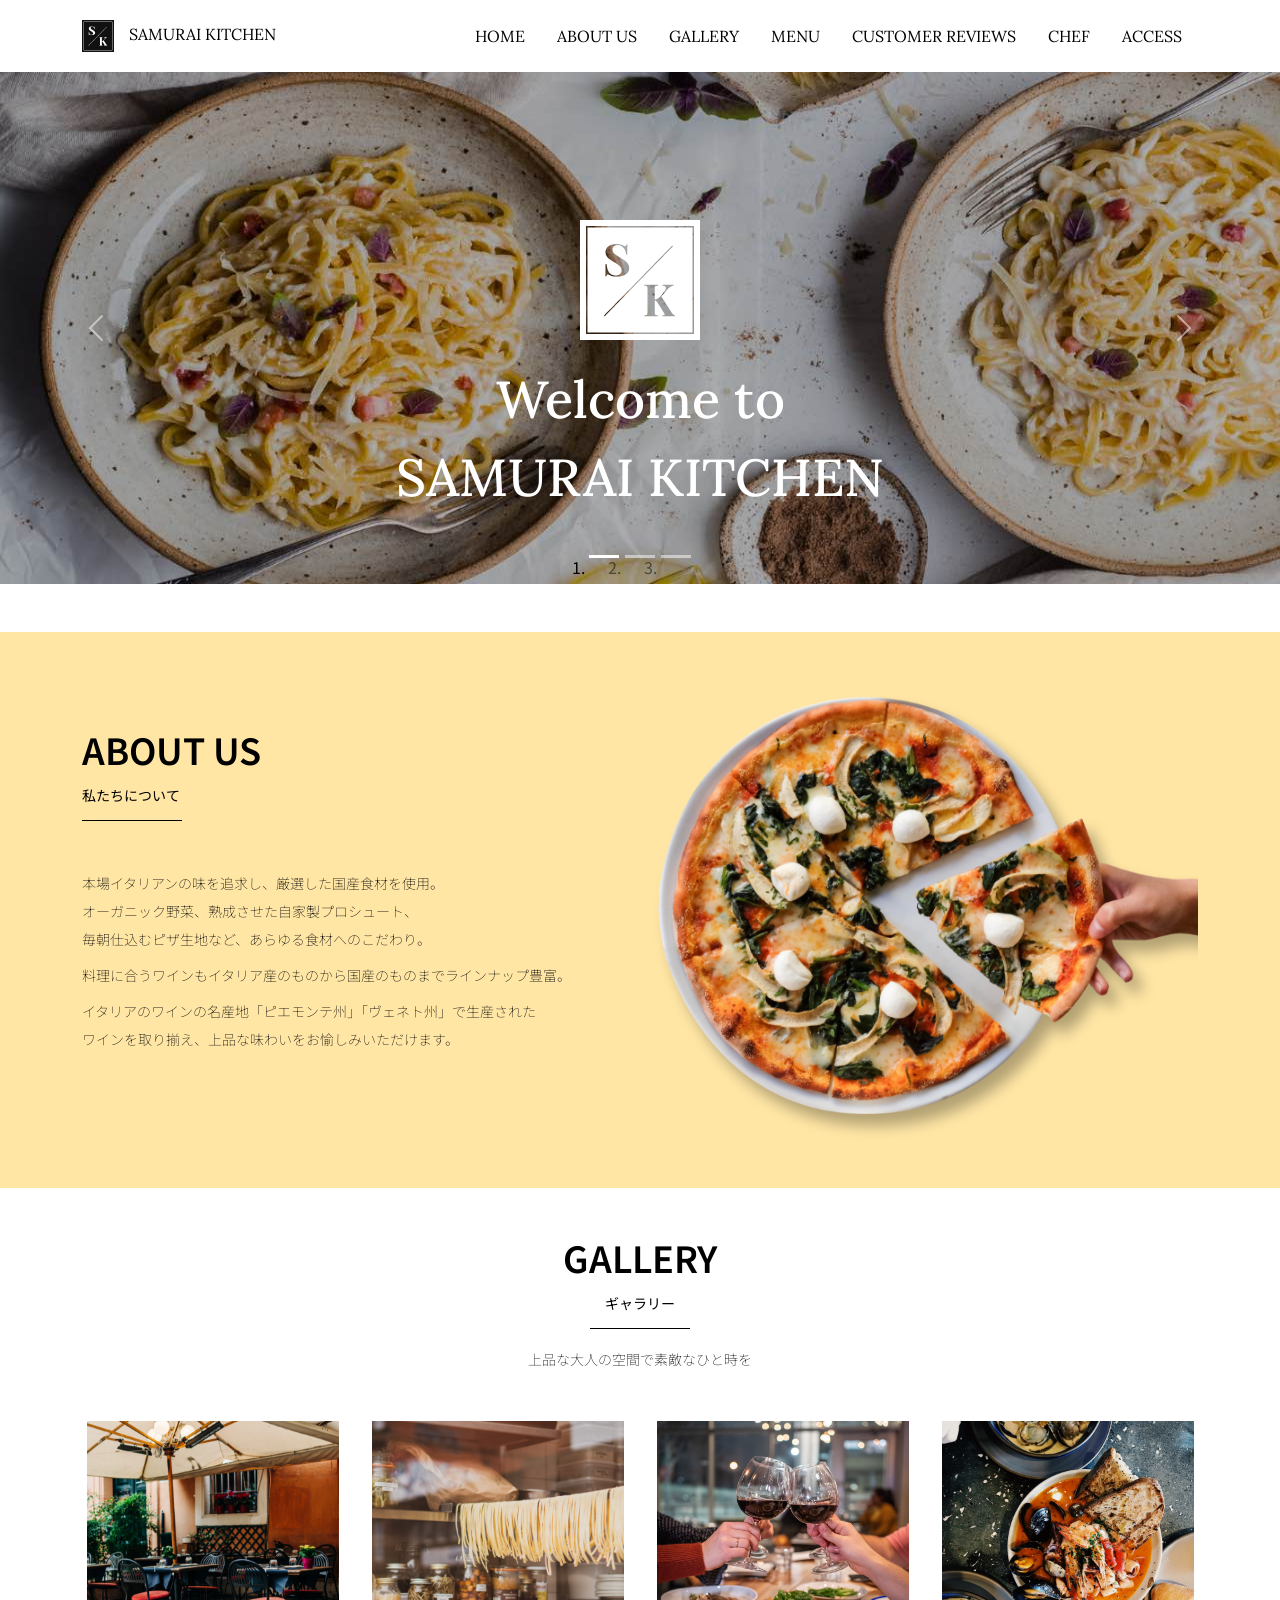
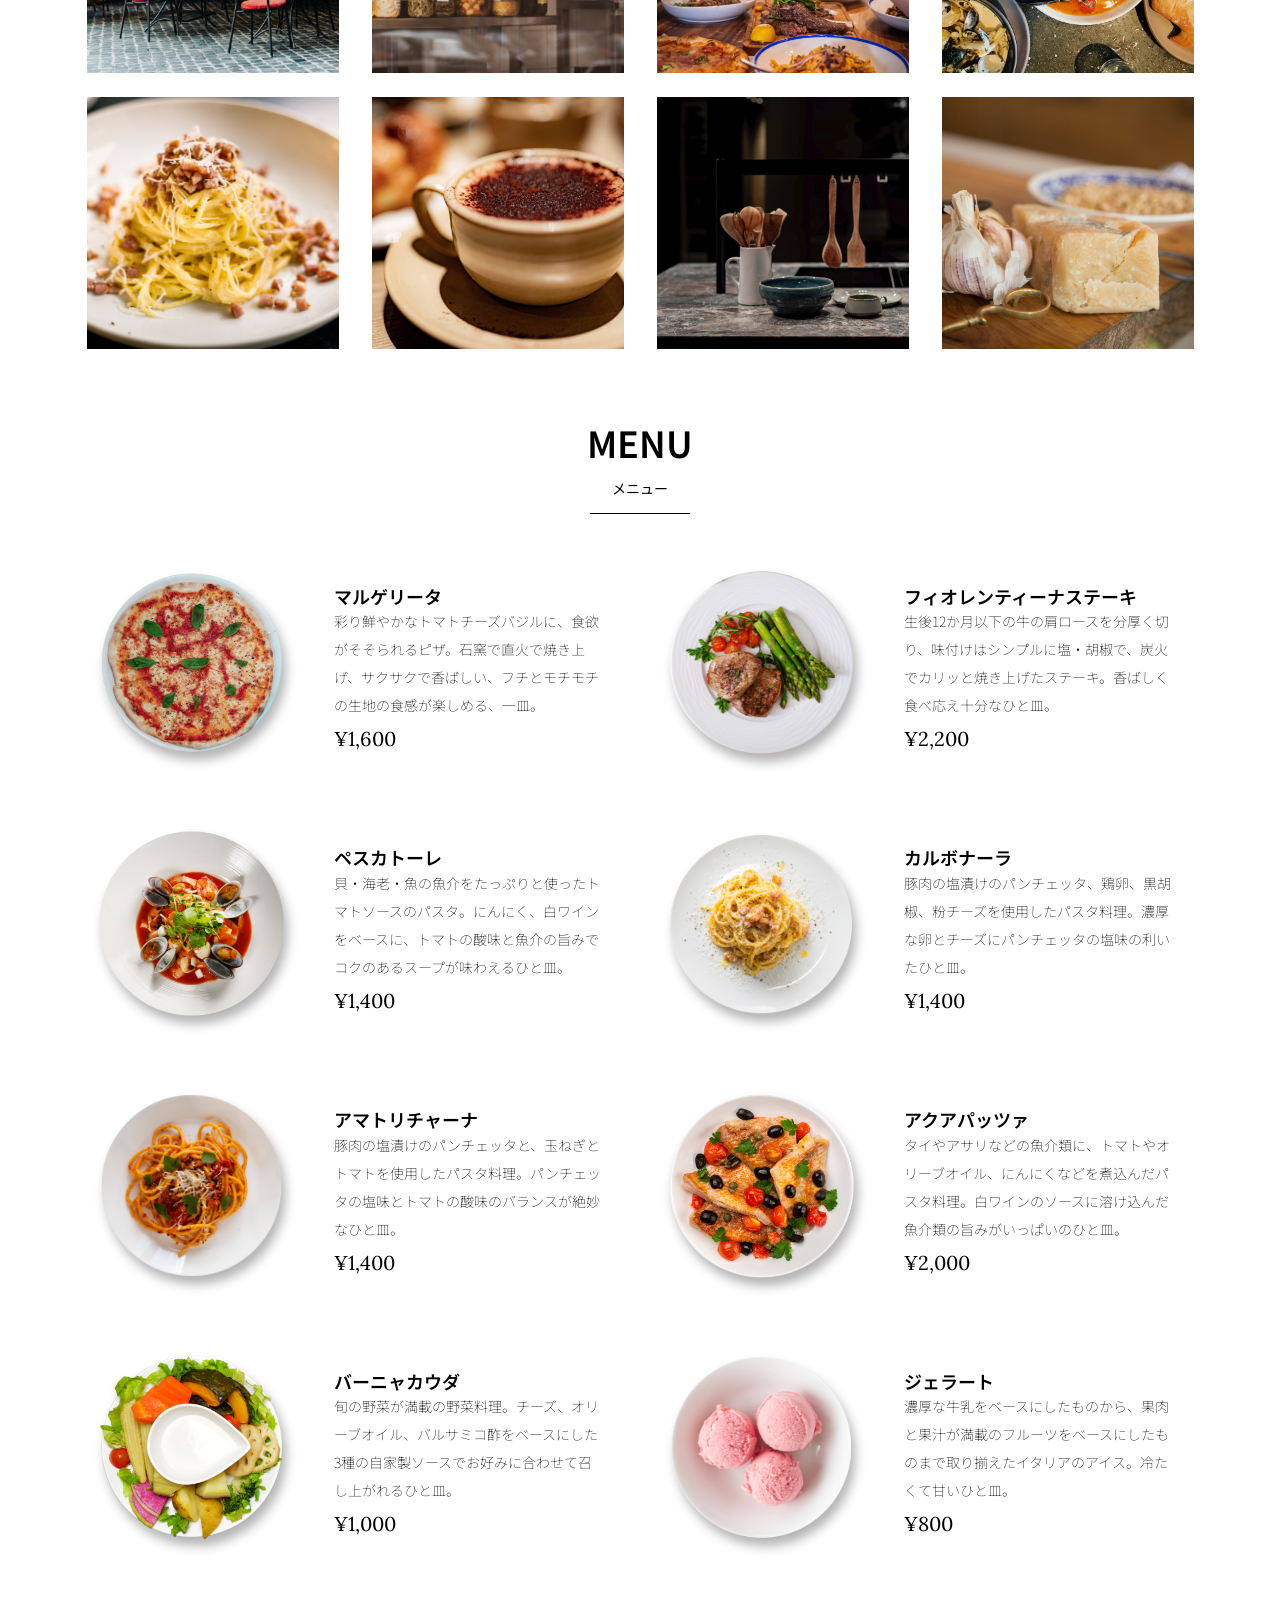
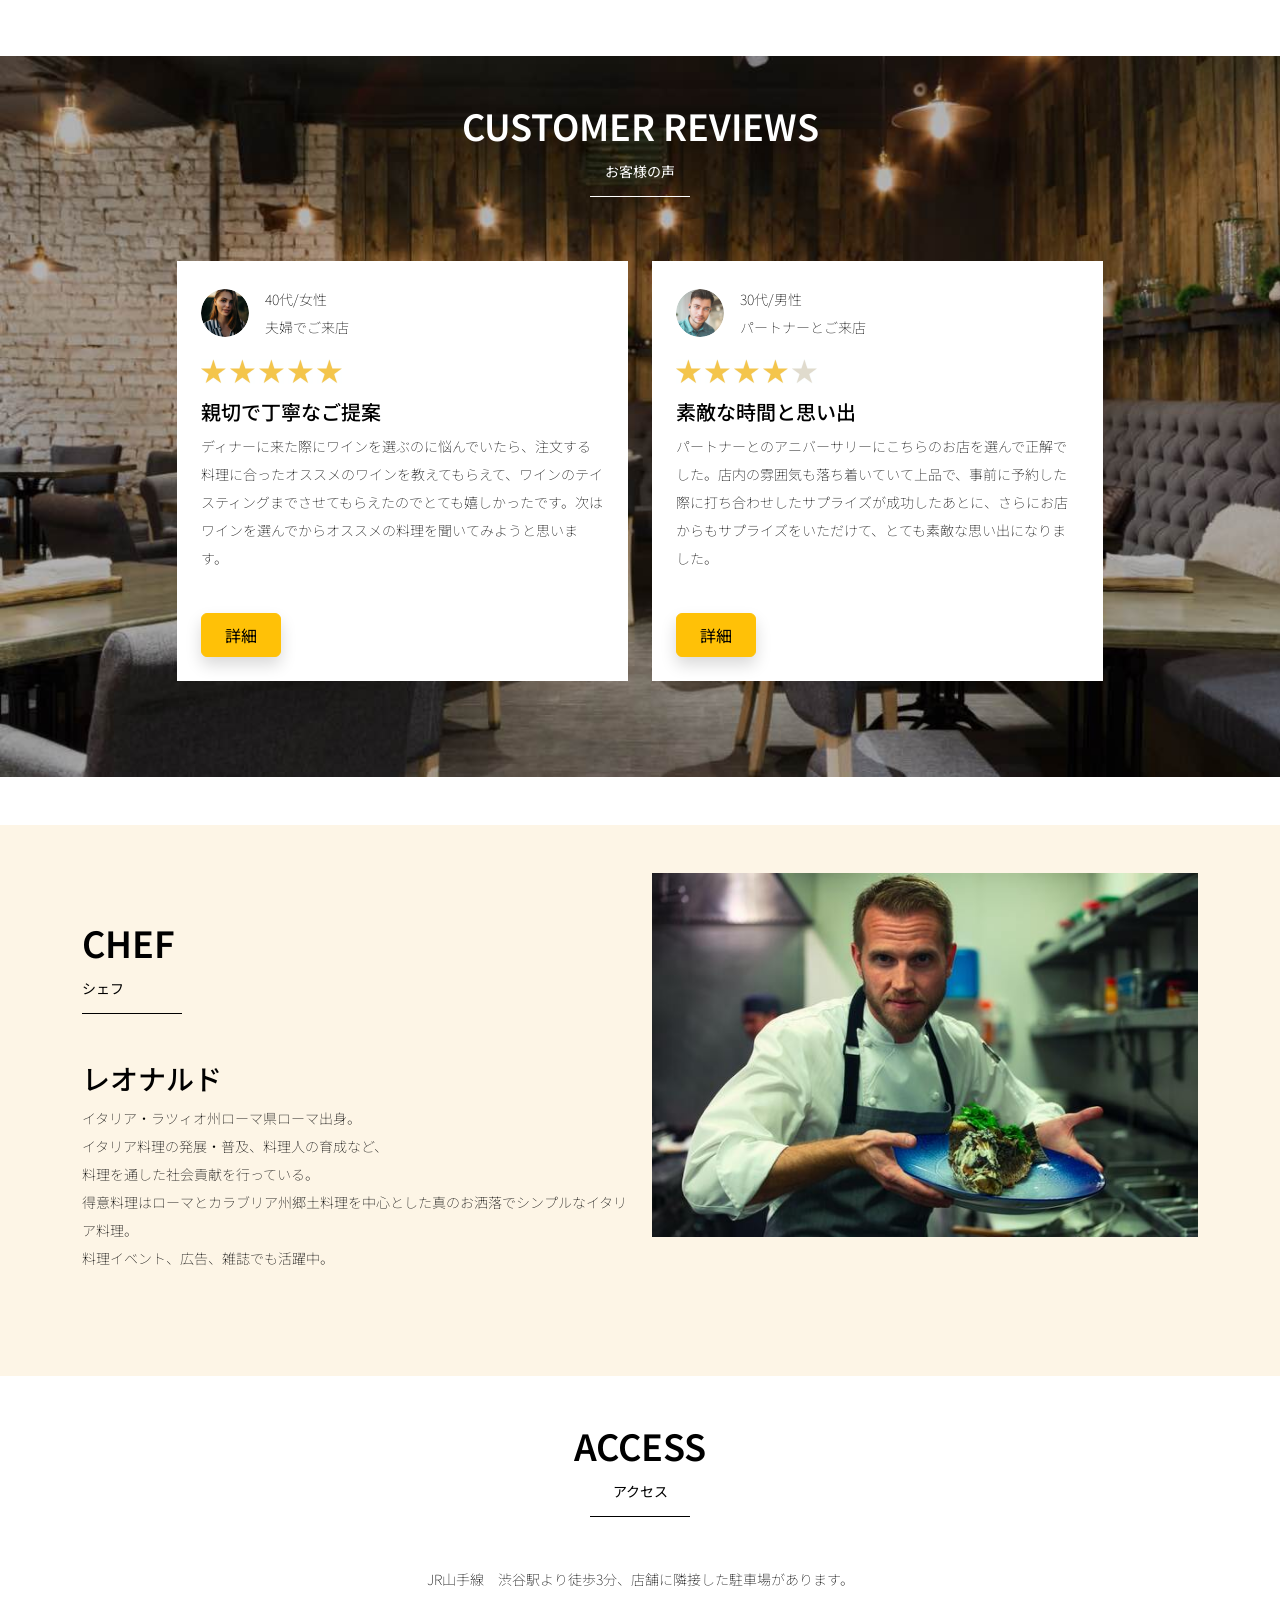
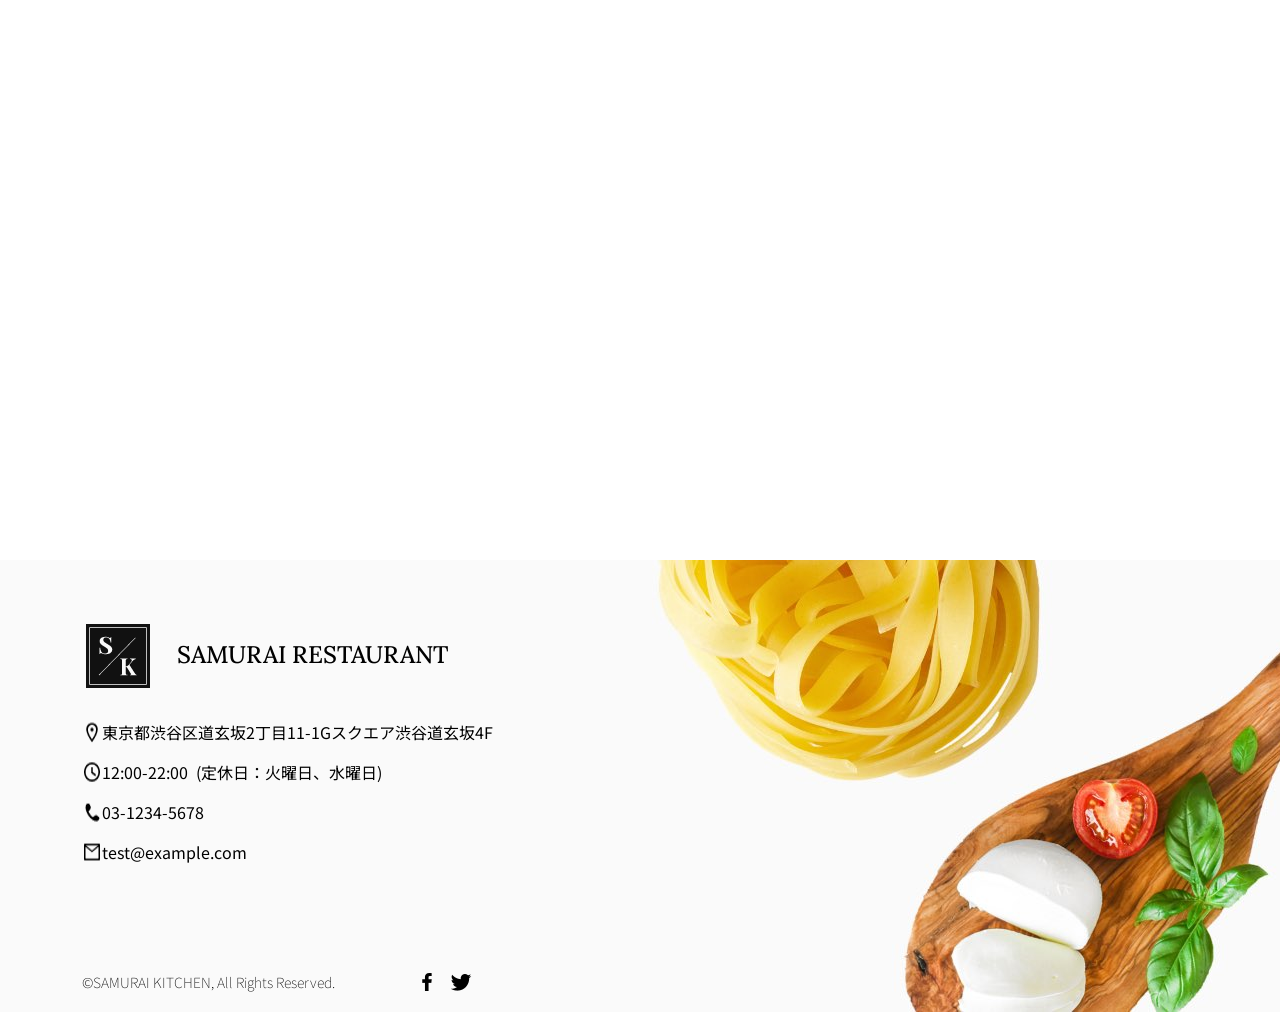
<file: kadai_015/index.html>
<!doctype html>
<html lang="ja">

<head>
  <meta charset="utf-8">
  <!-- マルチデバイス対応 -->
  <meta name="viewport" content="width=device-width, initial-scale=1">
  <meta name="description" content="">
  <meta name="author" content="SAMURAI ENGINEER">
  <title>SAMURAI XD_HTML教材</title>
  <!--  bootstrap.min.cssの読み込み -->
  <link href="https://cdn.jsdelivr.net/npm/bootstrap@5.0.0-beta1/dist/css/bootstrap.min.css" rel="stylesheet"
    integrity="sha384-giJF6kkoqNQ00vy+HMDP7azOuL0xtbfIcaT9wjKHr8RbDVddVHyTfAAsrekwKmP1" crossorigin="anonymous">
  <!--  bootstrap.bundle.min.jsの読み込み -->
  <script src="https://cdn.jsdelivr.net/npm/bootstrap@5.0.0-beta1/dist/js/bootstrap.bundle.min.js"
    integrity="sha384-ygbV9kiqUc6oa4msXn9868pTtWMgiQaeYH7/t7LECLbyPA2x65Kgf80OJFdroafW" crossorigin="anonymous" defer>
  </script>

  <!--  Google Font読み込み -->
  <link rel="preconnect" href="https://fonts.gstatic.com">
  <link href="https://fonts.googleapis.com/css2?family=Lora&display=swap" rel="stylesheet">
  <link href="https://fonts.googleapis.com/css2?family=Noto+Sans+JP:wght@300&display=swap" rel="stylesheet">
  <!--  Font Awesome -->
  <link rel="stylesheet" href="https://use.fontawesome.com/releases/v5.1.0/css/all.css"
    integrity="sha384-lKuwvrZot6UHsBSfcMvOkWwlCMgc0TaWr+30HWe3a4ltaBwTZhyTEggF5tJv8tbt" crossorigin="anonymous">
  <!-- 今回作成する styles.cssの読み込み -->
  <link href="stylesheet/style.css" rel="stylesheet">
  <!--  -->
</head>

<body>
  <main>
    <!-- ナビゲーションバー開始 -->
     <nav class="navbar navbar-expand-lg">
     <div class="container">
       <a class="navbar-brand my_navbar_brand">
         <img class="img-fluid navbar_brand_logo" src="img/site_logo.png" alt="サイトアイコン"><span>SAMURAI KITCHEN</span>
       </a>
       <div class="navbar-toggler hamburger_menu" data-bs-toggle="collapse" data-bs-target="#navbarNav"
         aria-controls="navbarNav" aria-expanded="false" aria-label="Toggle navigation">
         <input type="checkbox" id="hamburger_btn_check">
         <label for="hamburger_btn_check" class="hamburger_btn">
           <img class="btn_open" src="img/button_open.png" alt="ナビゲーションバーのボタン">
           <img class="btn_close" src="img/button_close.png" alt="ナビゲーションバーのボタン">
         </label>
       </div>
       <div class="collapse navbar-collapse justify-content-end" id="navbarNav">
         <ul class="navbar-nav">
           <li class="nav-item px-2">
             <a class="nav-link my_nav_link my-2" aria-current="page" href="#">HOME</a>
           </li>

           <li class="nav-item px-2">
             <a class="nav-link my_nav_link my-2" href="#about">ABOUT US</a>
           </li>

           <li class="nav-item px-2">
             <a class="nav-link my_nav_link my-2" href="#gallery">GALLERY</a>
           </li>

           <li class="nav-item px-2">
             <a class="nav-link my_nav_link my-2" href="#menu">MENU</a>
           </li>

           <li class="nav-item px-2">
             <a class="nav-link my_nav_link my-2" href="#review">CUSTOMER REVIEWS</a>
           </li>

           <li class="nav-item px-2">
            <a class="nav-link my_nav_link my-2" href="#chef">CHEF</a>
           </li>

           <li class="nav-item px-2">
             <a class="nav-link my_nav_link my-2" href="#access">ACCESS</a>
           </li>
             
         </ul>
       </div>
     </div>
   </nav>

    <!--  ナビゲーションバー終了 -->

    <!--  カルーセル開始 -->

      <!-- カルーセル部分 -->
     <!-- idのmyCarouselはインジケーター部分のdata-bs-targetと紐付く必要がある。mb-5で下方向に余白追加。 -->
     <div id="myCarousel" class="carousel slide mb-5" data-bs-ride="carousel">

     <!-- インジケーター部分 -->
     <ol class="carousel-indicators">
       <!-- この箇所と前述のidは紐付いている。data-bs-slide-toの番号がカルーセルの順番。 -->
       <li data-bs-target="#myCarousel" data-bs-slide-to="0" class="active"></li>
       <li data-bs-target="#myCarousel" data-bs-slide-to="1"></li>
       <li data-bs-target="#myCarousel" data-bs-slide-to="2"></li>
     </ol>

     <!-- カルーセル1枚目 -->
     <div class="carousel-inner">
       <div class="carousel-item active">
         <img src="img/slider-1.jpg" alt="SAMURAI KITCHEN-1">
         <div class="carousel-caption">
          
          <!-- 独自クラスで位置とフォントを変更 -->
           <h1 class="my_carousel_caption">
             Welcome to<br>
             SAMURAI KITCHEN
           </h1>
         </div>
       </div>

        <!-- カルーセル2枚目 -->
    <div class="carousel-item">
    <img src="img/slider-2.jpg" alt="サンプル画像">
    <div class="carousel-caption">
     <h1 class="my_carousel_caption">
        The fabulous combination of&nbsp;wine&nbsp;and&nbsp;food
     </h1>
    </div>
 </div>

      <!-- カルーセル３枚目 -->
     <div class="carousel-item">
    <img src="img/slider-3.jpg" alt="サンプル画像">
     <div class="carousel-caption">
     <h1 class="my_carousel_caption">Get the Italian taste<br>
       at the SAMURAI&nbsp;KITCHEN
     </h1>
   </div>
 </div>

   </div>
     <!-- コントロールボタン 左側 -->
     <a class="carousel-control-prev" href="#myCarousel" role="button" data-bs-slide="prev">
       <span class="carousel-control-prev-icon" aria-hidden="true"></span>
       <span class="visually-hidden">Previous</span>
     </a>

     <!-- コントロールボタン 右側 -->
     <a class="carousel-control-next" href="#myCarousel" role="button" data-bs-slide="next">
       <span class="carousel-control-next-icon" aria-hidden="true"></span>
       <span class="visually-hidden">Next</span>
     </a>
   </div>

    <!--  カルーセル終了 -->

    <!--  アバウトセクション開始 -->
    <section class="about_us_bg" id="about">

       <!--コンテンツの中央揃え。上下方向にパディング（サイズ5）。下方向にマージン（サイズ5）。 -->
     <div class="container py-5 mb-5">

       <!-- rowクラス（行） -->
       <div class="row">

         <!-- 左側カラム（6/12分割） -->
         <div class="col-lg-6 text-left">

           <!-- 上下方向にパディング（サイズ5） -->
           <div class="py-5">

             <!-- 下方向にマージン（サイズ5） -->
             <h2 class="section_title about mb-5">
               ABOUT US
             </h2>
             <!-- 下方向にマージン（サイズ2） -->
             <p class="mb-2">
               本場イタリアンの味を追求し、厳選した国産食材を使用。<br>
               オーガニック野菜、熟成させた自家製プロシュート、<br>
               毎朝仕込むピザ生地など、あらゆる食材へのこだわり。<br>
             </p>

             <!-- 下方向にマージン（サイズ2） -->
             <p class="mb-2">
               料理に合うワインもイタリア産のものから国産のものまでラインナップ豊富。<br>
             </p>

             <!-- 下方向にマージン（サイズ2） -->
             <p class="mb-2">
               イタリアのワインの名産地「ピエモンテ州」「ヴェネト州」で生産された<br>
               ワインを取り揃え、上品な味わいをお愉しみいただけます。<br>
             </p>
           </div>
         </div>

         <!-- 右側カラム（6/12分割） -->
         <div class="col-lg-6">

           <!-- 画像を配置 -->
           <img src="img/img-about-us.png" class="img-fluid" alt="pizza">
         </div>
       </div>
     </div>

    </section>
    <!-- アバウトセクション終了 -->

    <!--  ギャラリーセクション開始 -->
    <section id="gallery">
      <div class="container mb-5">
       <h2 class="mb-3 section_title gallery text-center">GALLERY</h2>
       <p class="text-center mb-5">
         上品な大人の空間で素敵なひと時を
       </p>

       <div class="row">
         <div class="col-6 col-lg-3 mb-4 d-flex justify-content-center">
           <img class="img-fluid" src="img/gallery-1.jpg" alt="サンプル画像">
         </div>

         <div class="col-6 col-lg-3 mb-4 d-flex justify-content-center">
           <img class="img-fluid" src="img/gallery-2.jpg" alt="サンプル画像">
         </div>

         <div class="col-6 col-lg-3 mb-4 d-flex justify-content-center">
           <img class="img-fluid" src="img/gallery-3.jpg" alt="サンプル画像">
         </div>

         <div class="col-6 col-lg-3 mb-4 d-flex justify-content-center">
           <img class="img-fluid" src="img/gallery-4.jpg" alt="サンプル画像">
         </div>

         <div class="col-6 col-lg-3 mb-4 d-flex justify-content-center">
           <img class="img-fluid" src="img/gallery-5.jpg" alt="サンプル画像">
         </div>

         <div class="col-6 col-lg-3 mb-4 d-flex justify-content-center">
           <img class="img-fluid" src="img/gallery-6.jpg" alt="サンプル画像">
         </div>

         <div class="col-6 col-lg-3 mb-4 d-flex justify-content-center">
           <img class="img-fluid" src="img/gallery-7.jpg" alt="サンプル画像">
         </div>

         <div class="col-6 col-lg-3 mb-4 d-flex justify-content-center">
           <img class="img-fluid" src="img/gallery-8.jpg" alt="サンプル画像">
         </div>
       </div>
     </div>

    </section>
    <!--  ギャラリーセクション終了 -->

    <!--  メニューセクション -->
    <section id="menu">
      <!-- タイトル文字部分のコンテナ -->
     <div class="container">
       <div class="row">
         <div class="col-lg-12">

           <!-- タイトル文字 -->
           <h2 class="section_title menu text-center mb-5">MENU</h2>
         </div>
       </div>
     </div>

     <!-- メニュー部分のコンテナ -->
     <div class="container mb-5">
       <div class="row">

         <!-- 左側メニュー -->
         <div class=" col-12 col-lg-6">

           <!-- さらに子要素を5:7で分割 -->
           <div class="row g-0 mb-4">
             <div class="col-12 col-lg-5 text-center">

               <!-- 左側メニュー画像部分 -->
               <img src="img/margherita.png" class="img-fluid" alt="マルゲリータ">
             </div>

             <!-- 右側テキスト部分 -->
             <div class="col-12 col-lg-7 p-4">
               <h4 class="mb-0 menu_title">マルゲリータ</h4>
               <p class="my-auto">彩り鮮やかなトマトチーズバジルに、食欲がそそられるピザ。石窯で直火で焼き上げ、サクサクで香ばしい、フチとモチモチの生地の食感が楽しめる、一皿。</p>
               <p class="menu_price">¥1,600</p>
             </div>
           </div>
         </div>

         <!-- 右側部分メニュー。上記と同じ内容なのでコメント省略 -->
         <div class="col-12 col-lg-6">
           <div class="row g-0 mb-4">
             <div class=" col-12 col-lg-5 text-center">
               <img src="img/steak.png" class="img-fluid" alt="フィオレンティーナステーキ">
             </div>
             <div class="col-12 col-lg-7 p-4">
               <h4 class="mb-0 menu_title">フィオレンティーナステーキ</h4>
               <p class="my-auto">生後12か月以下の牛の肩ロースを分厚く切り、味付けはシンプルに塩・胡椒で、炭火でカリッと焼き上げたステーキ。香ばしく食べ応え十分なひと皿。</p>
               <p class="menu_price">¥2,200</p>
             </div>
           </div>
         </div>
         
               <div class="col-12 col-lg-6">
                    <div class="row g-0 mb-4">
             <div class="col-12 col-lg-5 text-center">
              
               <img src="img/pescatore.png" class="img-fluid" alt="ペスカトーレ">
             </div>

             <!-- 右側テキスト部分 -->
             <div class="col-12 col-lg-7 p-4">
               <h4 class="mb-0 menu_title">ペスカトーレ</h4>
               <p class="my-auto">貝・海老・魚の魚介をたっぷりと使ったトマトソースのパスタ。にんにく、白ワインをベースに、トマトの酸味と魚介の旨みでコクのあるスープが味わえるひと皿。</p>
               <p class="menu_price">¥1,400</p>
             </div>
           </div>
         </div>

           <div class="col-12 col-lg-6">
           <div class="row g-0 mb-4">
             <div class="col-12 col-lg-5 text-center">
               <img src="img/carbonara.png" class="img-fluid" alt="カルボナーラ">
             </div>
             <div class="col-12 col-lg-7 p-4">
               <h4 class="mb-0 menu_title">カルボナーラ</h4>
               <p class="my-auto">豚肉の塩漬けのパンチェッタ、鶏卵、黒胡椒、粉チーズを使用したパスタ料理。濃厚な卵とチーズにパンチェッタの塩味の利いたひと皿。</p>
               <p class="menu_price">¥1,400</p>
             </div>
           </div>
         </div>

          <div class="col-12 col-lg-6">
            <div class="row g-0 mb-4">
             <div class="col-12 col-lg-5 text-center">
              
               <img src="img/amatriciana.png" class="img-fluid" alt="アマトリチャーナ">
             </div>

             <!-- 右側テキスト部分 -->
             <div class="col-12 col-lg-7 p-4">
               <h4 class="mb-0 menu_title">アマトリチャーナ</h4>
               <p class="my-auto">豚肉の塩漬けのパンチェッタと、玉ねぎとトマトを使用したパスタ料理。パンチェッタの塩味とトマトの酸味のバランスが絶妙なひと皿。</p>
               <p class="menu_price">¥1,400</p>
             </div>
           </div>
         </div>

           <div class="col-12 col-lg-6">
           <div class="row g-0 mb-4">
             <div class="col-12 col-lg-5 text-center">
               <img src="img/acqua-pazza.png" class="img-fluid" alt="アクアパッツァ">
             </div>
             <div class="col-12 col-lg-7 p-4">
               <h4 class="mb-0 menu_title">アクアパッツァ</h4>
               <p class="my-auto">タイやアサリなどの魚介類に、トマトやオリーブオイル、にんにくなどを煮込んだパスタ料理。白ワインのソースに溶け込んだ魚介類の旨みがいっぱいのひと皿。</p>
               <p class="menu_price">¥2,000</p>
             </div>
           </div>
         </div>

          <div class="col-12 col-lg-6">
                    <div class="row g-0 mb-4">
             <div class="col-12 col-lg-5 text-center">
              
               <img src="img/bagna-cauda.png" class="img-fluid" alt="バーニャカウダ">
             </div>

             <!-- 右側テキスト部分 -->
             <div class="col-12 col-lg-7 p-4">
               <h4 class="mb-0 menu_title">バーニャカウダ</h4>
               <p class="my-auto">旬の野菜が満載の野菜料理。チーズ、オリーブオイル、バルサミコ酢をベースにした3種の自家製ソースでお好みに合わせて召し上がれるひと皿。</p>
               <p class="menu_price">¥1,000</p>
             </div>
           </div>
         </div>

           <div class="col-12 col-lg-6">
           <div class="row g-0 mb-4">
             <div class="col-12 col-lg-5 text-center">
               <img src="img/gelato.png" class="img-fluid" alt="ジェラート">
             </div>
             <div class="col-12 col-lg-7 p-4">
               <h4 class=" mb-0 menu_title">ジェラート</h4>
               <p class="my-auto">濃厚な牛乳をベースにしたものから、果肉と果汁が満載のフルーツをベースにしたものまで取り揃えたイタリアのアイス。冷たくて甘いひと皿。</p>
               <p class="menu_price">¥800</p>
             </div>
             </div>
           </div>

       </div>
     </div>

    </section>
    <!--  メニューセクション終了 -->

    <!--  レビューセクション開始 -->
    <section id="review">

        <!-- review_wrapper で背景画像を設定します -->
     <div class="review_wrapper">

       <!-- container部分 -->
       <div class="container py-5 mb-5">

         <!-- 中央揃えでタイトルを表示 -->
         <div class="text-center mb-5">
           <h2 class="section_title review text-center text-white">CUSTOMER REVIEWS</h2>
         </div>

         <!-- row部分：左右のカラムを中央揃え -->
         <div class="row pb-5 justify-content-center">

           <!-- 左側カラム -->
           <div class="col-12 col-lg-5 mt-3">

             <!-- 背景を白色に設定 -->
             <div class="bg-white h_420">

               <!-- 内側にパディング4 -->
               <div class="p-4">

                 <!-- 顔写真と年齢などのテキストはd-flexで横並びにする　中央揃え -->
                 <div class="d-flex align-items-center">
                   <!-- お客様の画像を配置 -->
                   <img src="img/customer-woman.png" class="reviewer_img" alt="サンプル画像">
                   <div>
                     <!-- お客様情報のテキスト -->
                     <p class="my-0">40代/女性</p>
                     <p class="my-0">夫婦でご来店</p>
                   </div>
                 </div>

                 <div class="my-3">
                   <!-- 星の画像を表示 -->
                   <img src="img/star-point.png" class="star_img" alt="star">
                   <img src="img/star-point.png" class="star_img" alt="star">
                   <img src="img/star-point.png" class="star_img" alt="star">
                   <img src="img/star-point.png" class="star_img" alt="star">
                   <img src="img/star-point.png" class="star_img" alt="star">
                 </div>

                 <!-- レビュータイトル -->
                 <h5>親切で丁寧なご提案</h5>
                 <!-- レビュー内容 -->
                 <p>
                   ディナーに来た際にワインを選ぶのに悩んでいたら、注文する料理に合ったオススメのワインを教えてもらえて、ワインのテイスティングまでさせてもらえたのでとても嬉しかったです。次はワインを選んでからオススメの料理を聞いてみようと思います。
                 </p>

                 <!-- 黄色のボタンを配置 -->
                 <button type="button" class="btn btn-warning shadow fix_bottom">詳細</button>
               </div>
             </div>
           </div>
        
           <div class="col-12 col-lg-5 mt-3">
             <div class="bg-white h_420">
               <div class="p-4">
                 <div class="d-flex align-items-center">
                   <img src="img/customer-man.png" class="reviewer_img" alt="サンプル画像">
                   <div>
                     <p class="my-0">30代/男性</p>
                     <p class="my-0">パートナーとご来店</p>
                   </div>
                 </div>
                 <div class="my-3">
                   <img src="img/star-point.png" class="star_img" alt="star">
                   <img src="img/star-point.png" class="star_img" alt="star">
                   <img src="img/star-point.png" class="star_img" alt="star">
                   <img src="img/star-point.png" class="star_img" alt="star">
                   <img src="img/star-no-point.png" class="star_img" alt="no-star">
                 </div>
                 <h5>素敵な時間と思い出</h5>
                 <p>
                   パートナーとのアニバーサリーにこちらのお店を選んで正解でした。店内の雰囲気も落ち着いていて上品で、事前に予約した際に打ち合わせしたサプライズが成功したあとに、さらにお店からもサプライズをいただけて、とても素敵な思い出になりました。
                 </p>
                 <button type="button" class="btn btn-warning shadow fix_bottom">詳細</button>
               </div>
             </div>
           </div>
         </div>
       </div>
     </div>

    </section>
    <!--  レビューセクション終了 -->

    <!-- シェフセクション-->
     <section class="chef_bg" id="chef">
      <div class="container py-5 mb-5">
        <div class="row">
          <div class="col-lg-6 text-left">
            <div class="py-5">
              <h2 class="section_title chef mb-5">
                CHEF
              </h2>
              <h3>レオナルド</h3>
              <p class="mb-2">イタリア・ラツィオ州ローマ県ローマ出身。<br>
                イタリア料理の発展・普及、料理人の育成など、<br>
                料理を通した社会貢献を行っている。<br>
                得意料理はローマとカラブリア州郷土料理を中心とした真のお洒落でシンプルなイタリア料理。<br>
                料理イベント、広告、雑誌でも活躍中。
              </p>
            </div>
          </div>
          <div class="col-lg-6">
            <img src="img/chef.jpg" class="img-fluid" alt="chef">
          </div>
        </div>
      </div>

     </section>

    <!--  アクセスセクション開始 -->
    <section id="access">
      <div class="container">

        <div class="row">
           <div class="col-lg-12 text-center mb-5">
           <h2 class="section_title text-center access mb-5">ACCESS</h2>
           <p>JR山手線　渋谷駅より徒歩3分、店舗に隣接した駐車場があります。</p>
         </div>
       </div>
     </div>

     <div class="container mb-5 px-2">
       <!-- この部分にマップを配置 -->
       <iframe
       src="https://www.google.com/maps/embed?pb=!1m18!1m12!1m3!1d3241.2787757027995!2d139.74691877634245!3d35.670137130582305!2m3!1f0!2f0!3f0!3m2!1i1024!2i768!4f13.1!3m3!1m2!1s0x60188b602972bb83%3A0xa6b553df33a5bd04!2zU0FNVVJBSSBFTkdJTkVFUiDkvo3jgqjjg7Pjgrjjg4vjgqI!5e0!3m2!1sja!2sjp!4v1783578529361!5m2!1sja!2sjp" class="w-100" style="height: 50vh;" loading="lazy"></iframe>
     </div>

        </div>
      </div>

    </section>
    <!--  アクセスセクション終了 -->


    <!--  フッター開始 -->
    <footer id="footer">
       <div class="container">
       <div class="row">

         <!-- 2カラムに分けたレイアウトの左側カラム -->
         <div class="col-12 col-lg-6 position-relative">

           <!-- 左側カラムのレイアウトをさらに分けるためにrowを使用 -->
           <div class="row pt-5">
               <div class="col-lg-2 text-center my-3">
               <img class="img-fluid footer_brand_logo" src="img/site_logo.png" alt="サンプル画像">
             </div>

             <!-- ここは2:10の10の部分 -->
             <div class="col-lg-10 align-self-center my-3">
               <!-- タイトル文字 -->
               <h2 class="m-0 footer_text">SAMURAI RESTAURANT</h2>
             </div>
           </div>

           <!-- 営業時間などのテキストを追加 -->
           <div class="restaurant_info py-3">
             <div class="d-flex mb-3">
               <img src="img/icon-Marker.png" alt="marker">
               <p class="p-0 m-0">東京都渋谷区道玄坂2丁目11-1Gスクエア渋谷道玄坂4F</p>
             </div>
             <div class="d-flex mb-3">
               <img src="img/icon-Clock.png" alt="clock">
               <p class="p-0 m-0">12:00-22:00&nbsp;&nbsp;(定休日：火曜日、水曜日)</p>
             </div>
             <div class="d-flex mb-3">
               <img src="img/icon-Phone.png" alt="phone">
               <p class="p-0 m-0">03-1234-5678</p>
             </div>
             <div class="d-flex mb-3">
               <img src="img/icon-Mail.png" alt="mail">
               <p class="p-0 m-0">test@example.com</p>
             </div>
           </div>

             <!-- copy_rightクラスでabsoluteを設定。align-items-centerで上下中央揃え。 -->
           <div class="copy_right align-items-center">
             <p>
               ©SAMURAI KITCHEN, All Rights Reserved.
             </p>

             <!-- SNSアイコンに独自クラスsns_imgを追加 -->
             <img src="img/icon-facebook.png" class="sns_img" alt="facebook">
             <img src="img/icon-twitter.png" class="sns_img" alt="twitter">
           </div>
         </div>

         <!-- 2カラムに分けたレイアウトの右側カラム -->
         <div class="col-lg-6 d-none d-lg-block">
           <!-- 背景画像を表示 -->
           <img src="img/background-footer.jpg" alt="背景画像">
         </div>
       </div>
     </div>

    </footer>
    <!--  フッター終了 -->
  </main>
</body>

</html>
</file>
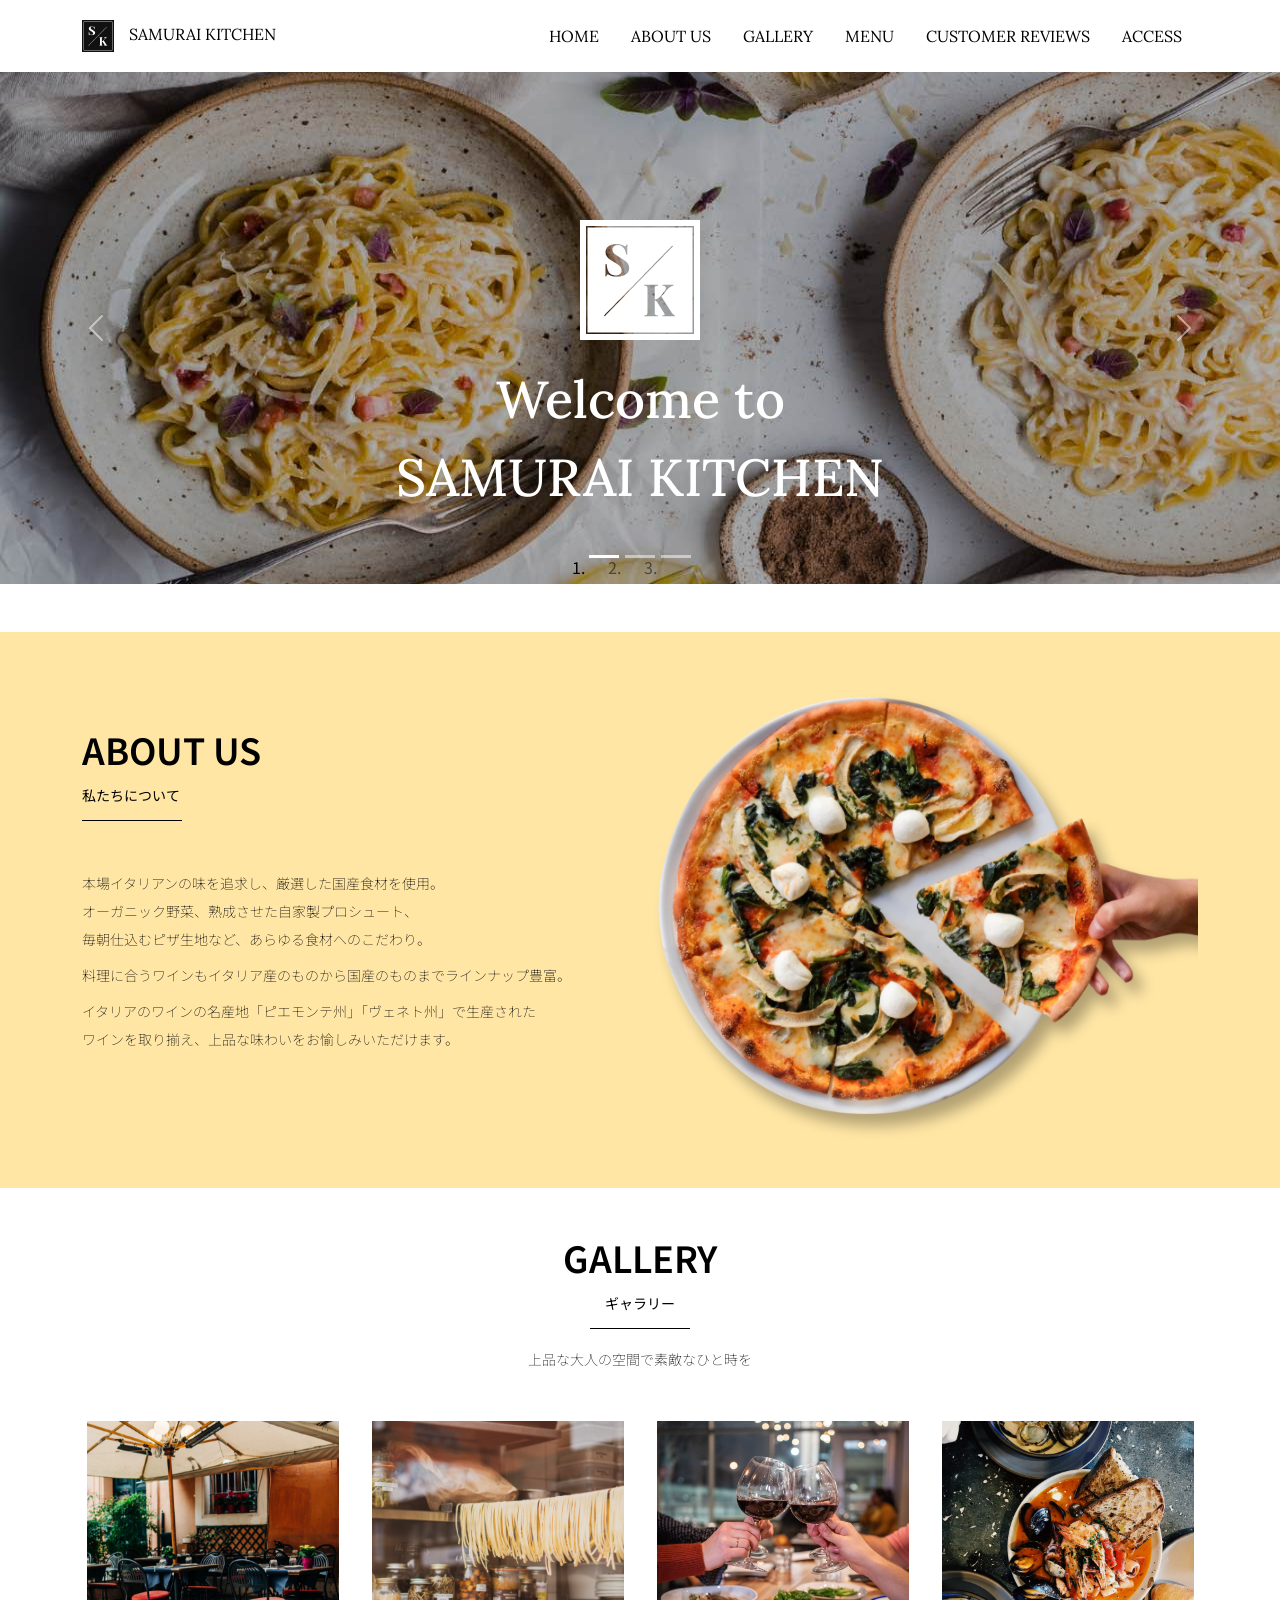
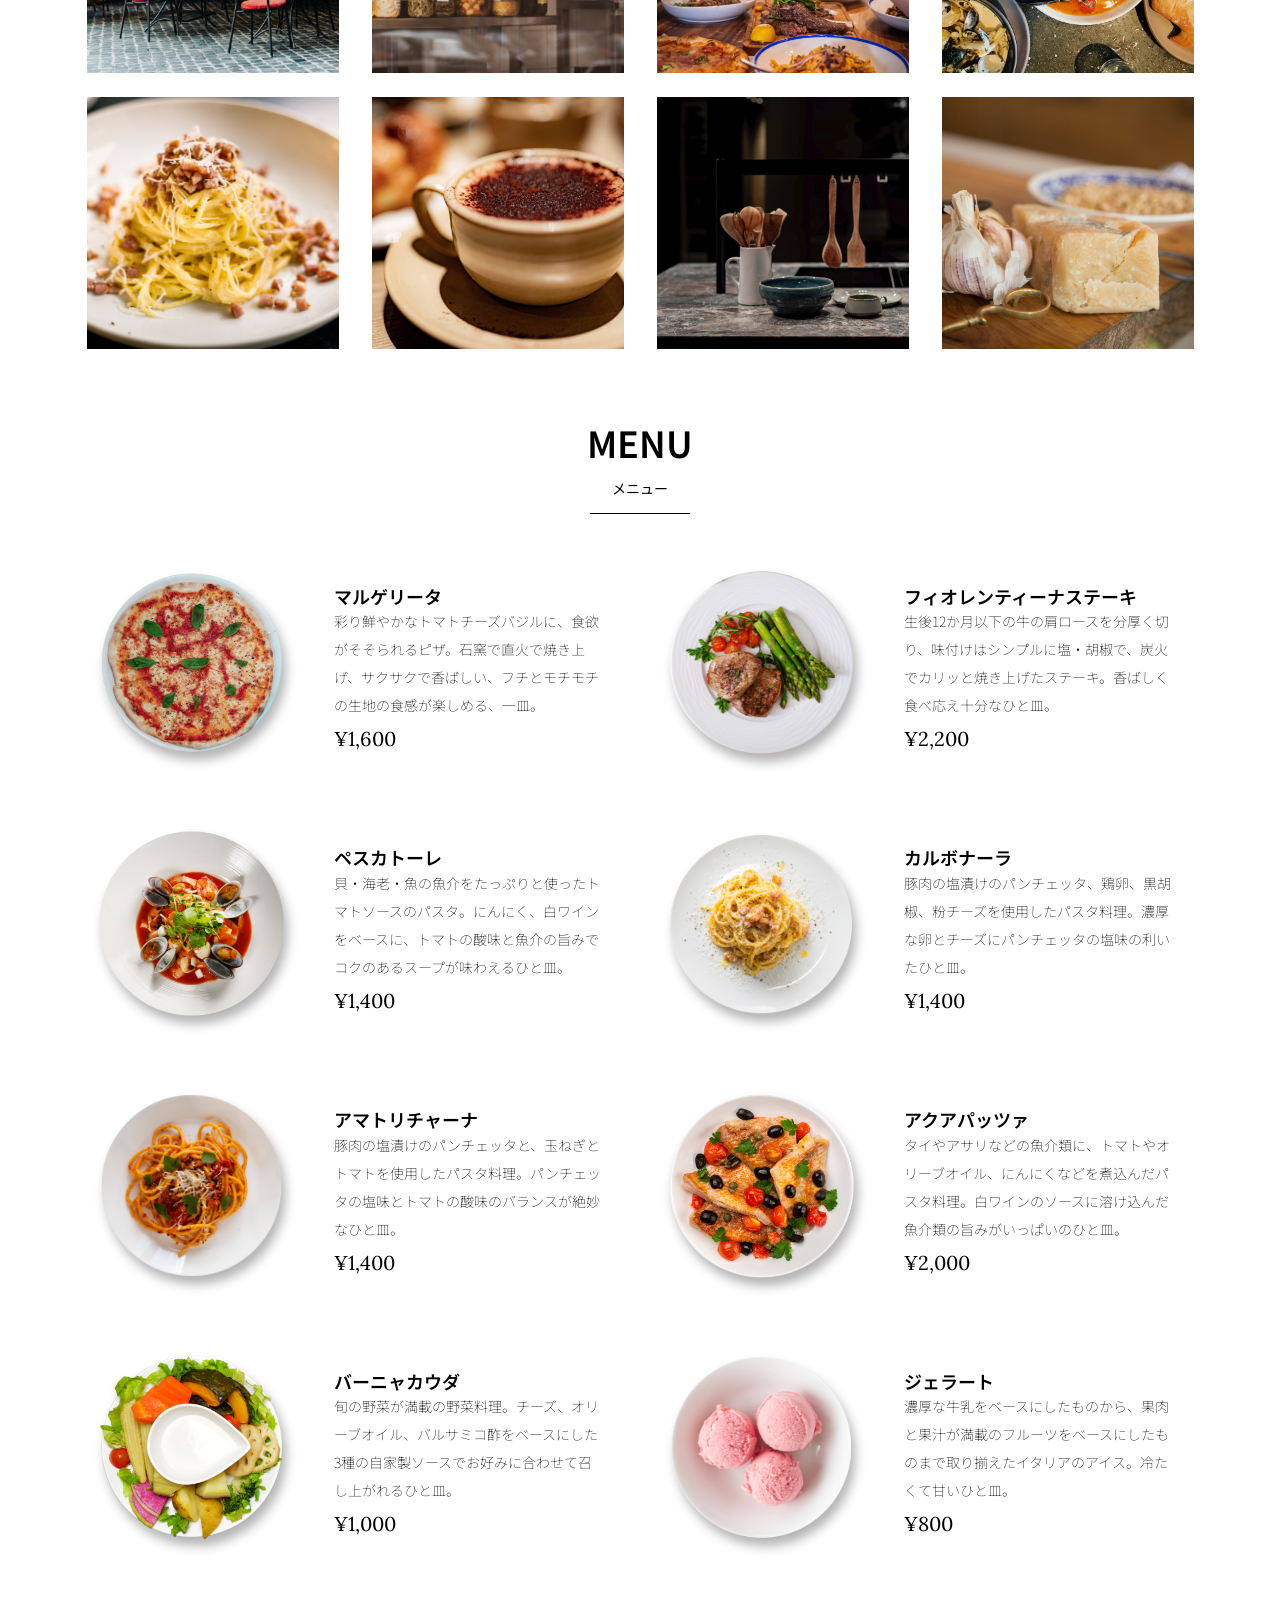
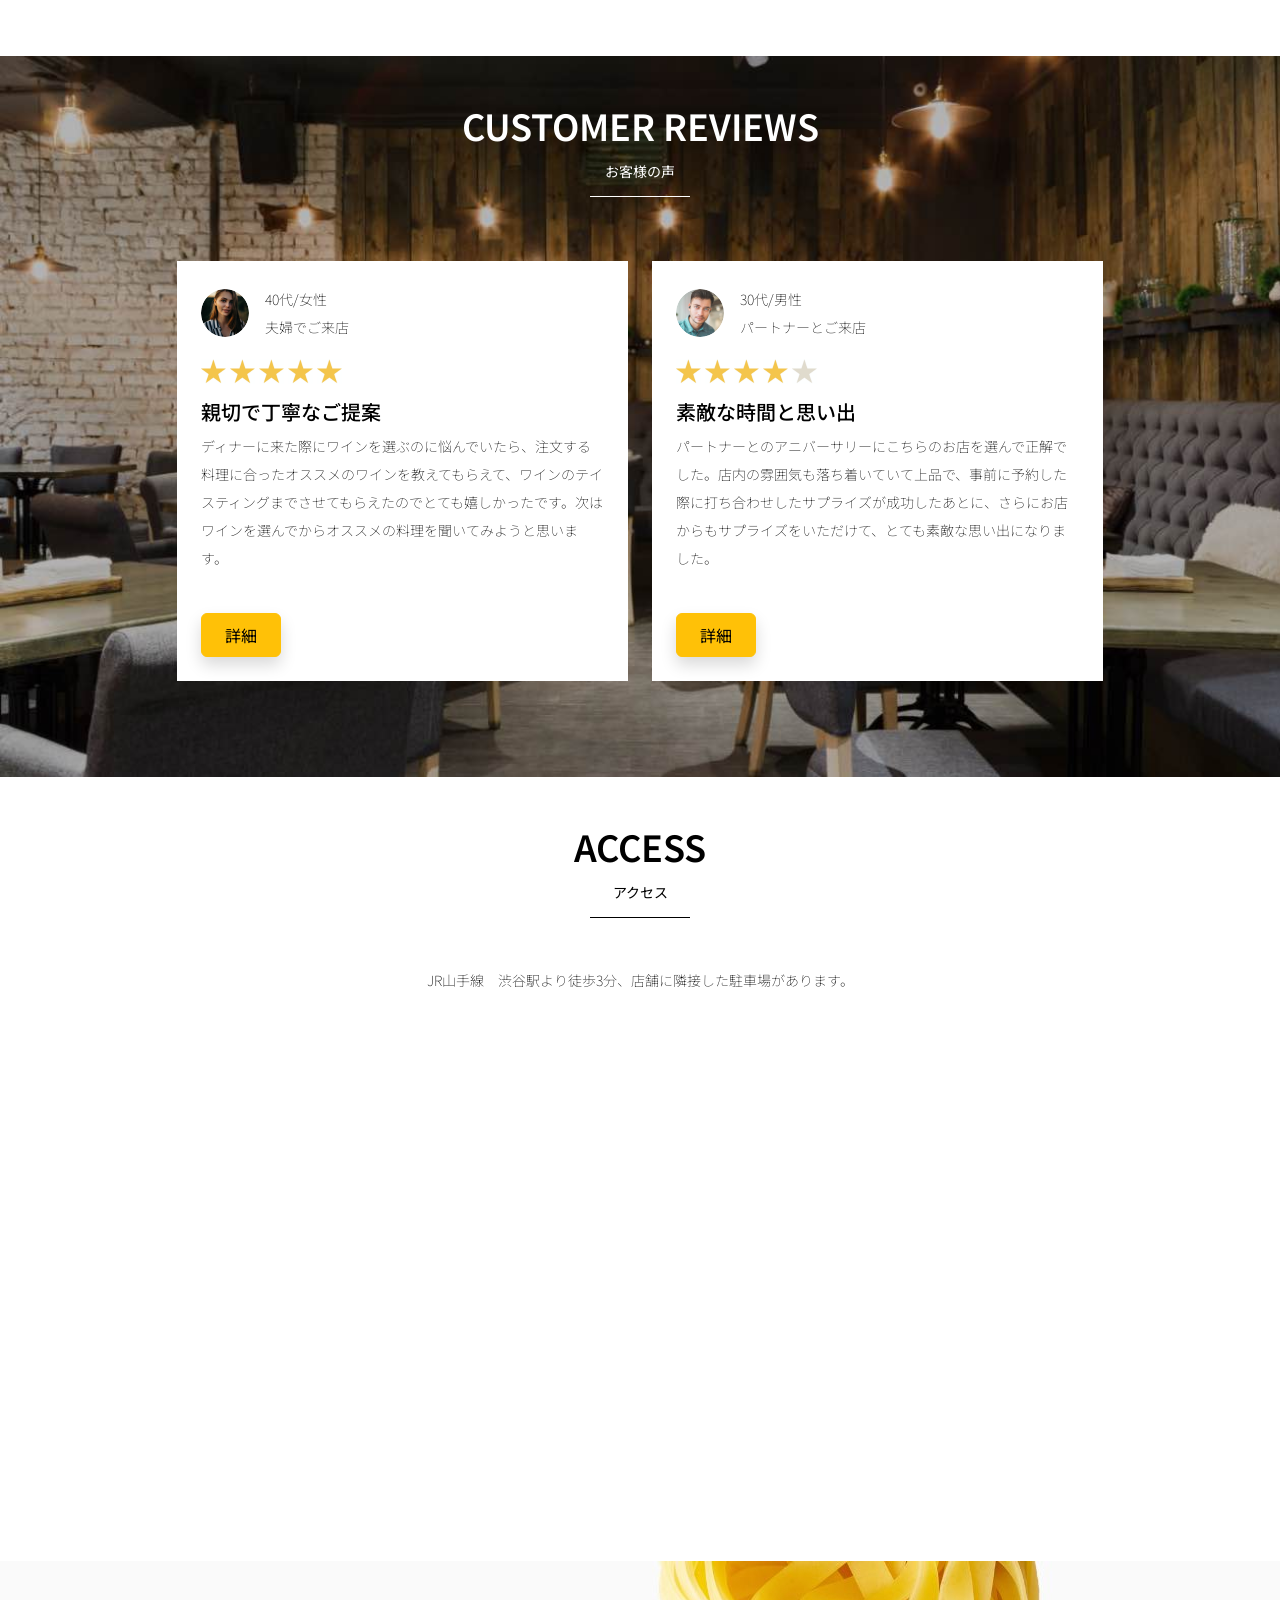
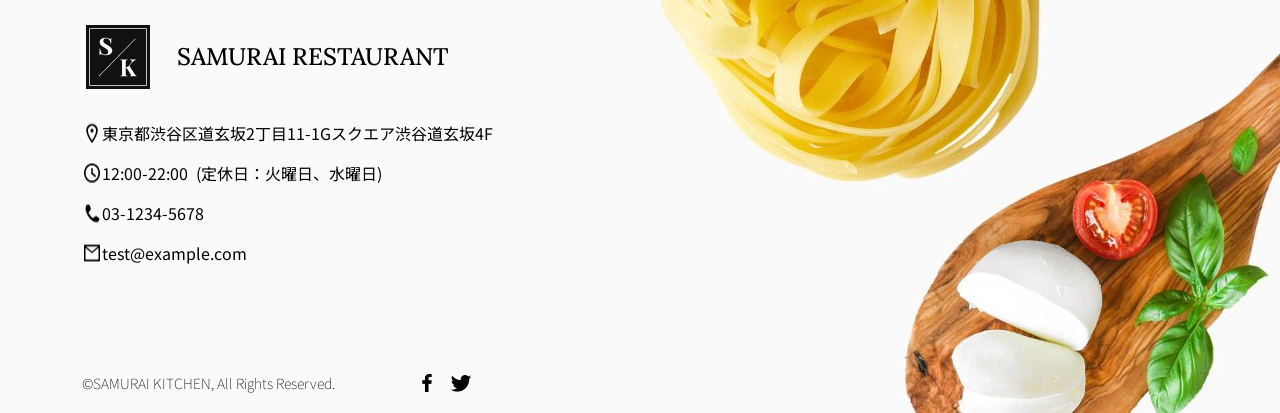
<file: kadai_tutorial_output/index.html>
<!doctype html>
<html lang="ja">

<head>
  <meta charset="utf-8">
  <!-- マルチデバイス対応 -->
  <meta name="viewport" content="width=device-width, initial-scale=1">
  <meta name="description" content="">
  <meta name="author" content="SAMURAI ENGINEER">
  <title>SAMURAI XD_HTML教材</title>
  <!--  bootstrap.min.cssの読み込み -->
  <link href="https://cdn.jsdelivr.net/npm/bootstrap@5.0.0-beta1/dist/css/bootstrap.min.css" rel="stylesheet"
    integrity="sha384-giJF6kkoqNQ00vy+HMDP7azOuL0xtbfIcaT9wjKHr8RbDVddVHyTfAAsrekwKmP1" crossorigin="anonymous">
  <!--  bootstrap.bundle.min.jsの読み込み -->
  <script src="https://cdn.jsdelivr.net/npm/bootstrap@5.0.0-beta1/dist/js/bootstrap.bundle.min.js"
    integrity="sha384-ygbV9kiqUc6oa4msXn9868pTtWMgiQaeYH7/t7LECLbyPA2x65Kgf80OJFdroafW" crossorigin="anonymous" defer>
  </script>

  <!--  Google Font読み込み -->
  <link rel="preconnect" href="https://fonts.gstatic.com">
  <link href="https://fonts.googleapis.com/css2?family=Lora&display=swap" rel="stylesheet">
  <link href="https://fonts.googleapis.com/css2?family=Noto+Sans+JP:wght@300&display=swap" rel="stylesheet">
  <!--  Font Awesome -->
  <link rel="stylesheet" href="https://use.fontawesome.com/releases/v5.1.0/css/all.css"
    integrity="sha384-lKuwvrZot6UHsBSfcMvOkWwlCMgc0TaWr+30HWe3a4ltaBwTZhyTEggF5tJv8tbt" crossorigin="anonymous">
  <!-- 今回作成する styles.cssの読み込み -->
  <link href="stylesheet/style.css" rel="stylesheet">
  <!--  -->
</head>

<body>
  <main>
    <!-- ナビゲーションバー開始 -->
     <nav class="navbar navbar-expand-lg">
     <div class="container">
       <a class="navbar-brand my_navbar_brand">
         <img class="img-fluid navbar_brand_logo" src="img/site_logo.png" alt="サイトアイコン"><span>SAMURAI KITCHEN</span>
       </a>
       <div class="navbar-toggler hamburger_menu" data-bs-toggle="collapse" data-bs-target="#navbarNav"
         aria-controls="navbarNav" aria-expanded="false" aria-label="Toggle navigation">
         <input type="checkbox" id="hamburger_btn_check">
         <label for="hamburger_btn_check" class="hamburger_btn">
           <img class="btn_open" src="img/button_open.png" alt="ナビゲーションバーのボタン">
           <img class="btn_close" src="img/button_close.png" alt="ナビゲーションバーのボタン">
         </label>
       </div>
       <div class="collapse navbar-collapse justify-content-end" id="navbarNav">
         <ul class="navbar-nav">
           <li class="nav-item px-2">
             <a class="nav-link my_nav_link my-2" aria-current="page" href="#">HOME</a>
           </li>

           <li class="nav-item px-2">
             <a class="nav-link my_nav_link my-2" href="#about">ABOUT US</a>
           </li>

           <li class="nav-item px-2">
             <a class="nav-link my_nav_link my-2" href="#gallery">GALLERY</a>
           </li>

           <li class="nav-item px-2">
             <a class="nav-link my_nav_link my-2" href="#menu">MENU</a>
           </li>

           <li class="nav-item px-2">
             <a class="nav-link my_nav_link my-2" href="#review">CUSTOMER REVIEWS</a>
           </li>

           <li class="nav-item px-2">
             <a class="nav-link my_nav_link my-2" href="#access">ACCESS</a>
           </li>
             
         </ul>
       </div>
     </div>
   </nav>

    <!--  ナビゲーションバー終了 -->

    <!--  カルーセル開始 -->

      <!-- カルーセル部分 -->
     <!-- idのmyCarouselはインジケーター部分のdata-bs-targetと紐付く必要がある。mb-5で下方向に余白追加。 -->
     <div id="myCarousel" class="carousel slide mb-5" data-bs-ride="carousel">

     <!-- インジケーター部分 -->
     <ol class="carousel-indicators">
       <!-- この箇所と前述のidは紐付いている。data-bs-slide-toの番号がカルーセルの順番。 -->
       <li data-bs-target="#myCarousel" data-bs-slide-to="0" class="active"></li>
       <li data-bs-target="#myCarousel" data-bs-slide-to="1"></li>
       <li data-bs-target="#myCarousel" data-bs-slide-to="2"></li>
     </ol>

     <!-- カルーセル1枚目 -->
     <div class="carousel-inner">
       <div class="carousel-item active">
         <img src="img/slider-1.jpg" alt="SAMURAI KITCHEN-1">
         <div class="carousel-caption">
          
          <!-- 独自クラスで位置とフォントを変更 -->
           <h1 class="my_carousel_caption">
             Welcome to<br>
             SAMURAI KITCHEN
           </h1>
         </div>
       </div>

        <!-- カルーセル2枚目 -->
    <div class="carousel-item">
    <img src="img/slider-2.jpg" alt="サンプル画像">
    <div class="carousel-caption">
     <h1 class="my_carousel_caption">
        The fabulous combination of&nbsp;wine&nbsp;and&nbsp;food
     </h1>
    </div>
 </div>

      <!-- カルーセル３枚目 -->
     <div class="carousel-item">
    <img src="img/slider-3.jpg" alt="サンプル画像">
     <div class="carousel-caption">
     <h1 class="my_carousel_caption">Get the Italian taste<br>
       at the SAMURAI&nbsp;KITCHEN
     </h1>
   </div>
 </div>

   </div>
     <!-- コントロールボタン 左側 -->
     <a class="carousel-control-prev" href="#myCarousel" role="button" data-bs-slide="prev">
       <span class="carousel-control-prev-icon" aria-hidden="true"></span>
       <span class="visually-hidden">Previous</span>
     </a>

     <!-- コントロールボタン 右側 -->
     <a class="carousel-control-next" href="#myCarousel" role="button" data-bs-slide="next">
       <span class="carousel-control-next-icon" aria-hidden="true"></span>
       <span class="visually-hidden">Next</span>
     </a>
   </div>

    <!--  カルーセル終了 -->

    <!--  アバウトセクション開始 -->
    <section class="about_us_bg" id="about">

       <!--コンテンツの中央揃え。上下方向にパディング（サイズ5）。下方向にマージン（サイズ5）。 -->
     <div class="container py-5 mb-5">

       <!-- rowクラス（行） -->
       <div class="row">

         <!-- 左側カラム（6/12分割） -->
         <div class="col-lg-6 text-left">

           <!-- 上下方向にパディング（サイズ5） -->
           <div class="py-5">

             <!-- 下方向にマージン（サイズ5） -->
             <h2 class="section_title about mb-5">
               ABOUT US
             </h2>
             <!-- 下方向にマージン（サイズ2） -->
             <p class="mb-2">
               本場イタリアンの味を追求し、厳選した国産食材を使用。<br>
               オーガニック野菜、熟成させた自家製プロシュート、<br>
               毎朝仕込むピザ生地など、あらゆる食材へのこだわり。<br>
             </p>

             <!-- 下方向にマージン（サイズ2） -->
             <p class="mb-2">
               料理に合うワインもイタリア産のものから国産のものまでラインナップ豊富。<br>
             </p>

             <!-- 下方向にマージン（サイズ2） -->
             <p class="mb-2">
               イタリアのワインの名産地「ピエモンテ州」「ヴェネト州」で生産された<br>
               ワインを取り揃え、上品な味わいをお愉しみいただけます。<br>
             </p>
           </div>
         </div>

         <!-- 右側カラム（6/12分割） -->
         <div class="col-lg-6">

           <!-- 画像を配置 -->
           <img src="img/img-about-us.png" class="img-fluid" alt="pizza">
         </div>
       </div>
     </div>

    </section>
    <!-- アバウトセクション終了 -->

    <!--  ギャラリーセクション開始 -->
    <section id="gallery">
      <div class="container mb-5">
       <h2 class="mb-3 section_title gallery text-center">GALLERY</h2>
       <p class="text-center mb-5">
         上品な大人の空間で素敵なひと時を
       </p>

       <div class="row">
         <div class="col-6 col-lg-3 mb-4 d-flex justify-content-center">
           <img class="img-fluid" src="img/gallery-1.jpg" alt="サンプル画像">
         </div>

         <div class="col-6 col-lg-3 mb-4 d-flex justify-content-center">
           <img class="img-fluid" src="img/gallery-2.jpg" alt="サンプル画像">
         </div>

         <div class="col-6 col-lg-3 mb-4 d-flex justify-content-center">
           <img class="img-fluid" src="img/gallery-3.jpg" alt="サンプル画像">
         </div>

         <div class="col-6 col-lg-3 mb-4 d-flex justify-content-center">
           <img class="img-fluid" src="img/gallery-4.jpg" alt="サンプル画像">
         </div>

         <div class="col-6 col-lg-3 mb-4 d-flex justify-content-center">
           <img class="img-fluid" src="img/gallery-5.jpg" alt="サンプル画像">
         </div>

         <div class="col-6 col-lg-3 mb-4 d-flex justify-content-center">
           <img class="img-fluid" src="img/gallery-6.jpg" alt="サンプル画像">
         </div>

         <div class="col-6 col-lg-3 mb-4 d-flex justify-content-center">
           <img class="img-fluid" src="img/gallery-7.jpg" alt="サンプル画像">
         </div>

         <div class="col-6 col-lg-3 mb-4 d-flex justify-content-center">
           <img class="img-fluid" src="img/gallery-8.jpg" alt="サンプル画像">
         </div>
       </div>
     </div>

    </section>
    <!--  ギャラリーセクション終了 -->

    <!--  メニューセクション -->
    <section id="menu">
      <!-- タイトル文字部分のコンテナ -->
     <div class="container">
       <div class="row">
         <div class="col-lg-12">

           <!-- タイトル文字 -->
           <h2 class="section_title menu text-center mb-5">MENU</h2>
         </div>
       </div>
     </div>

     <!-- メニュー部分のコンテナ -->
     <div class="container mb-5">
       <div class="row">

         <!-- 左側メニュー -->
         <div class=" col-12 col-lg-6">

           <!-- さらに子要素を5:7で分割 -->
           <div class="row g-0 mb-4">
             <div class="col-12 col-lg-5 text-center">

               <!-- 左側メニュー画像部分 -->
               <img src="img/margherita.png" class="img-fluid" alt="マルゲリータ">
             </div>

             <!-- 右側テキスト部分 -->
             <div class="col-12 col-lg-7 p-4">
               <h4 class="mb-0 menu_title">マルゲリータ</h4>
               <p class="my-auto">彩り鮮やかなトマトチーズバジルに、食欲がそそられるピザ。石窯で直火で焼き上げ、サクサクで香ばしい、フチとモチモチの生地の食感が楽しめる、一皿。</p>
               <p class="menu_price">¥1,600</p>
             </div>
           </div>
         </div>

         <!-- 右側部分メニュー。上記と同じ内容なのでコメント省略 -->
         <div class="col-12 col-lg-6">
           <div class="row g-0 mb-4">
             <div class=" col-12 col-lg-5 text-center">
               <img src="img/steak.png" class="img-fluid" alt="フィオレンティーナステーキ">
             </div>
             <div class="col-12 col-lg-7 p-4">
               <h4 class="mb-0 menu_title">フィオレンティーナステーキ</h4>
               <p class="my-auto">生後12か月以下の牛の肩ロースを分厚く切り、味付けはシンプルに塩・胡椒で、炭火でカリッと焼き上げたステーキ。香ばしく食べ応え十分なひと皿。</p>
               <p class="menu_price">¥2,200</p>
             </div>
           </div>
         </div>
         
               <div class="col-12 col-lg-6">
                    <div class="row g-0 mb-4">
             <div class="col-12 col-lg-5 text-center">
              
               <img src="img/pescatore.png" class="img-fluid" alt="ペスカトーレ">
             </div>

             <!-- 右側テキスト部分 -->
             <div class="col-12 col-lg-7 p-4">
               <h4 class="mb-0 menu_title">ペスカトーレ</h4>
               <p class="my-auto">貝・海老・魚の魚介をたっぷりと使ったトマトソースのパスタ。にんにく、白ワインをベースに、トマトの酸味と魚介の旨みでコクのあるスープが味わえるひと皿。</p>
               <p class="menu_price">¥1,400</p>
             </div>
           </div>
         </div>

           <div class="col-12 col-lg-6">
           <div class="row g-0 mb-4">
             <div class="col-12 col-lg-5 text-center">
               <img src="img/carbonara.png" class="img-fluid" alt="カルボナーラ">
             </div>
             <div class="col-12 col-lg-7 p-4">
               <h4 class="mb-0 menu_title">カルボナーラ</h4>
               <p class="my-auto">豚肉の塩漬けのパンチェッタ、鶏卵、黒胡椒、粉チーズを使用したパスタ料理。濃厚な卵とチーズにパンチェッタの塩味の利いたひと皿。</p>
               <p class="menu_price">¥1,400</p>
             </div>
           </div>
         </div>

          <div class="col-12 col-lg-6">
            <div class="row g-0 mb-4">
             <div class="col-12 col-lg-5 text-center">
              
               <img src="img/amatriciana.png" class="img-fluid" alt="アマトリチャーナ">
             </div>

             <!-- 右側テキスト部分 -->
             <div class="col-12 col-lg-7 p-4">
               <h4 class="mb-0 menu_title">アマトリチャーナ</h4>
               <p class="my-auto">豚肉の塩漬けのパンチェッタと、玉ねぎとトマトを使用したパスタ料理。パンチェッタの塩味とトマトの酸味のバランスが絶妙なひと皿。</p>
               <p class="menu_price">¥1,400</p>
             </div>
           </div>
         </div>

           <div class="col-12 col-lg-6">
           <div class="row g-0 mb-4">
             <div class="col-12 col-lg-5 text-center">
               <img src="img/acqua-pazza.png" class="img-fluid" alt="アクアパッツァ">
             </div>
             <div class="col-12 col-lg-7 p-4">
               <h4 class="mb-0 menu_title">アクアパッツァ</h4>
               <p class="my-auto">タイやアサリなどの魚介類に、トマトやオリーブオイル、にんにくなどを煮込んだパスタ料理。白ワインのソースに溶け込んだ魚介類の旨みがいっぱいのひと皿。</p>
               <p class="menu_price">¥2,000</p>
             </div>
           </div>
         </div>

          <div class="col-12 col-lg-6">
                    <div class="row g-0 mb-4">
             <div class="col-12 col-lg-5 text-center">
              
               <img src="img/bagna-cauda.png" class="img-fluid" alt="バーニャカウダ">
             </div>

             <!-- 右側テキスト部分 -->
             <div class="col-12 col-lg-7 p-4">
               <h4 class="mb-0 menu_title">バーニャカウダ</h4>
               <p class="my-auto">旬の野菜が満載の野菜料理。チーズ、オリーブオイル、バルサミコ酢をベースにした3種の自家製ソースでお好みに合わせて召し上がれるひと皿。</p>
               <p class="menu_price">¥1,000</p>
             </div>
           </div>
         </div>

           <div class="col-12 col-lg-6">
           <div class="row g-0 mb-4">
             <div class="col-12 col-lg-5 text-center">
               <img src="img/gelato.png" class="img-fluid" alt="ジェラート">
             </div>
             <div class="col-12 col-lg-7 p-4">
               <h4 class=" mb-0 menu_title">ジェラート</h4>
               <p class="my-auto">濃厚な牛乳をベースにしたものから、果肉と果汁が満載のフルーツをベースにしたものまで取り揃えたイタリアのアイス。冷たくて甘いひと皿。</p>
               <p class="menu_price">¥800</p>
             </div>
             </div>
           </div>

       </div>
     </div>

    </section>
    <!--  メニューセクション終了 -->

    <!--  レビューセクション開始 -->
    <section id="review">

        <!-- review_wrapper で背景画像を設定します -->
     <div class="review_wrapper">

       <!-- container部分 -->
       <div class="container py-5 mb-5">

         <!-- 中央揃えでタイトルを表示 -->
         <div class="text-center mb-5">
           <h2 class="section_title review text-center text-white">CUSTOMER REVIEWS</h2>
         </div>

         <!-- row部分：左右のカラムを中央揃え -->
         <div class="row pb-5 justify-content-center">

           <!-- 左側カラム -->
           <div class="col-12 col-lg-5 mt-3">

             <!-- 背景を白色に設定 -->
             <div class="bg-white h_420">

               <!-- 内側にパディング4 -->
               <div class="p-4">

                 <!-- 顔写真と年齢などのテキストはd-flexで横並びにする　中央揃え -->
                 <div class="d-flex align-items-center">
                   <!-- お客様の画像を配置 -->
                   <img src="img/customer-woman.png" class="reviewer_img" alt="サンプル画像">
                   <div>
                     <!-- お客様情報のテキスト -->
                     <p class="my-0">40代/女性</p>
                     <p class="my-0">夫婦でご来店</p>
                   </div>
                 </div>

                 <div class="my-3">
                   <!-- 星の画像を表示 -->
                   <img src="img/star-point.png" class="star_img" alt="star">
                   <img src="img/star-point.png" class="star_img" alt="star">
                   <img src="img/star-point.png" class="star_img" alt="star">
                   <img src="img/star-point.png" class="star_img" alt="star">
                   <img src="img/star-point.png" class="star_img" alt="star">
                 </div>

                 <!-- レビュータイトル -->
                 <h5>親切で丁寧なご提案</h5>
                 <!-- レビュー内容 -->
                 <p>
                   ディナーに来た際にワインを選ぶのに悩んでいたら、注文する料理に合ったオススメのワインを教えてもらえて、ワインのテイスティングまでさせてもらえたのでとても嬉しかったです。次はワインを選んでからオススメの料理を聞いてみようと思います。
                 </p>

                 <!-- 黄色のボタンを配置 -->
                 <button type="button" class="btn btn-warning shadow fix_bottom">詳細</button>
               </div>
             </div>
           </div>
        
           <div class="col-12 col-lg-5 mt-3">
             <div class="bg-white h_420">
               <div class="p-4">
                 <div class="d-flex align-items-center">
                   <img src="img/customer-man.png" class="reviewer_img" alt="サンプル画像">
                   <div>
                     <p class="my-0">30代/男性</p>
                     <p class="my-0">パートナーとご来店</p>
                   </div>
                 </div>
                 <div class="my-3">
                   <img src="img/star-point.png" class="star_img" alt="star">
                   <img src="img/star-point.png" class="star_img" alt="star">
                   <img src="img/star-point.png" class="star_img" alt="star">
                   <img src="img/star-point.png" class="star_img" alt="star">
                   <img src="img/star-no-point.png" class="star_img" alt="no-star">
                 </div>
                 <h5>素敵な時間と思い出</h5>
                 <p>
                   パートナーとのアニバーサリーにこちらのお店を選んで正解でした。店内の雰囲気も落ち着いていて上品で、事前に予約した際に打ち合わせしたサプライズが成功したあとに、さらにお店からもサプライズをいただけて、とても素敵な思い出になりました。
                 </p>
                 <button type="button" class="btn btn-warning shadow fix_bottom">詳細</button>
               </div>
             </div>
           </div>
         </div>
       </div>
     </div>

    </section>
    <!--  レビューセクション終了 -->

    <!--  アクセスセクション開始 -->
    <section id="access">
      <div class="container">

        <div class="row">
           <div class="col-lg-12 text-center mb-5">
           <h2 class="section_title text-center access mb-5">ACCESS</h2>
           <p>JR山手線　渋谷駅より徒歩3分、店舗に隣接した駐車場があります。</p>
         </div>
       </div>
     </div>

     <div class="container mb-5 px-2">
       <!-- この部分にマップを配置 -->
       <iframe
       src="https://www.google.com/maps/embed?pb=!1m18!1m12!1m3!1d3241.2787757027995!2d139.74691877634245!3d35.670137130582305!2m3!1f0!2f0!3f0!3m2!1i1024!2i768!4f13.1!3m3!1m2!1s0x60188b602972bb83%3A0xa6b553df33a5bd04!2zU0FNVVJBSSBFTkdJTkVFUiDkvo3jgqjjg7Pjgrjjg4vjgqI!5e0!3m2!1sja!2sjp!4v1783578529361!5m2!1sja!2sjp" class="w-100" style="height: 50vh;" loading="lazy"></iframe>
     </div>

        </div>
      </div>

    </section>
    <!--  アクセスセクション終了 -->


    <!--  フッター開始 -->
    <footer id="footer">
       <div class="container">
       <div class="row">

         <!-- 2カラムに分けたレイアウトの左側カラム -->
         <div class="col-12 col-lg-6 position-relative">

           <!-- 左側カラムのレイアウトをさらに分けるためにrowを使用 -->
           <div class="row pt-5">
               <div class="col-lg-2 text-center my-3">
               <img class="img-fluid footer_brand_logo" src="img/site_logo.png" alt="サンプル画像">
             </div>

             <!-- ここは2:10の10の部分 -->
             <div class="col-lg-10 align-self-center my-3">
               <!-- タイトル文字 -->
               <h2 class="m-0 footer_text">SAMURAI RESTAURANT</h2>
             </div>
           </div>

           <!-- 営業時間などのテキストを追加 -->
           <div class="restaurant_info py-3">
             <div class="d-flex mb-3">
               <img src="img/icon-Marker.png" alt="marker">
               <p class="p-0 m-0">東京都渋谷区道玄坂2丁目11-1Gスクエア渋谷道玄坂4F</p>
             </div>
             <div class="d-flex mb-3">
               <img src="img/icon-Clock.png" alt="clock">
               <p class="p-0 m-0">12:00-22:00&nbsp;&nbsp;(定休日：火曜日、水曜日)</p>
             </div>
             <div class="d-flex mb-3">
               <img src="img/icon-Phone.png" alt="phone">
               <p class="p-0 m-0">03-1234-5678</p>
             </div>
             <div class="d-flex mb-3">
               <img src="img/icon-Mail.png" alt="mail">
               <p class="p-0 m-0">test@example.com</p>
             </div>
           </div>

             <!-- copy_rightクラスでabsoluteを設定。align-items-centerで上下中央揃え。 -->
           <div class="copy_right align-items-center">
             <p>
               ©SAMURAI KITCHEN, All Rights Reserved.
             </p>

             <!-- SNSアイコンに独自クラスsns_imgを追加 -->
             <img src="img/icon-facebook.png" class="sns_img" alt="facebook">
             <img src="img/icon-twitter.png" class="sns_img" alt="twitter">
           </div>
         </div>

         <!-- 2カラムに分けたレイアウトの右側カラム -->
         <div class="col-lg-6 d-none d-lg-block">
           <!-- 背景画像を表示 -->
           <img src="img/background-footer.jpg" alt="背景画像">
         </div>
       </div>
     </div>

    </footer>
    <!--  フッター終了 -->
  </main>
</body>

</html>
</file>
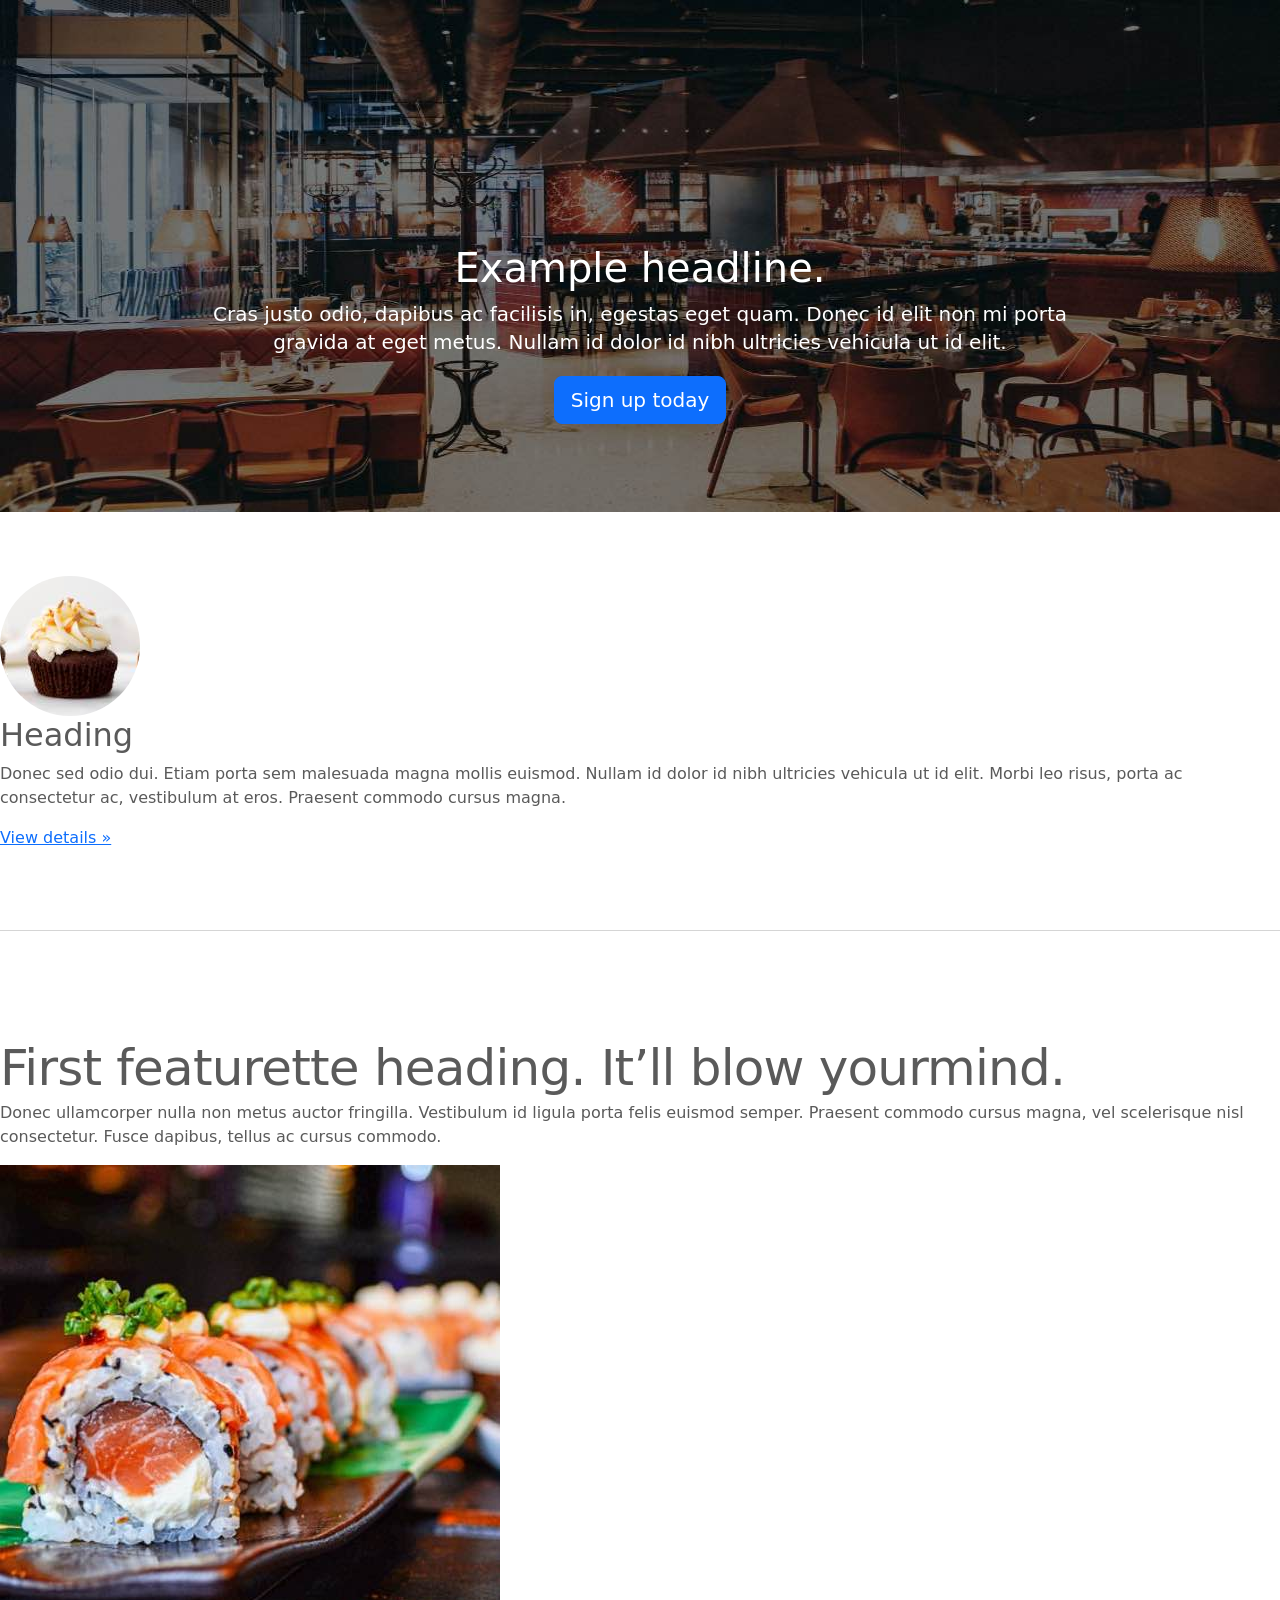
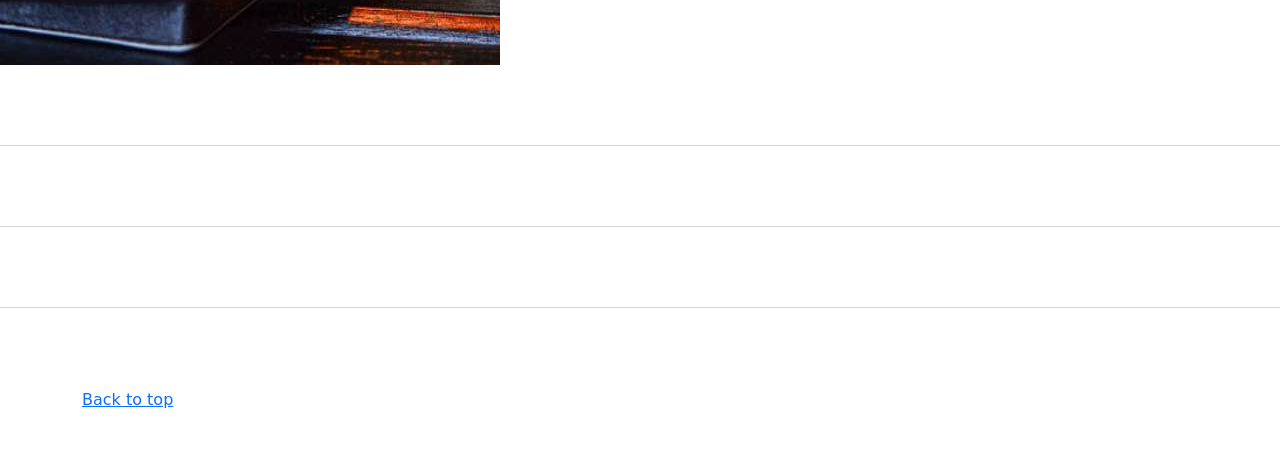
<file: kadai_003/index_for_student.html>
<!doctype html>
<html lang="en">
  <head>
    <meta charset="utf-8">
    <meta name="viewport" content="width=device-width, initial-scale=1">
    <meta name="description" content="">
    <meta name="author" content="Mark Otto, Jacob Thornton, and Bootstrap contributors">
    <meta name="generator" content="Hugo 0.79.0">
    <title>Carousel Template · Bootstrap v5.0</title>
    <link rel="canonical" href="https://getbootstrap.com/docs/5.0/examples/carousel/">
    <!-- ************************************************ bootstrap.min.cssの読み込み -->
    <link href="https://cdn.jsdelivr.net/npm/bootstrap@5.0.0-beta1/dist/css/bootstrap.min.css" rel="stylesheet" integrity="sha384-giJF6kkoqNQ00vy+HMDP7azOuL0xtbfIcaT9wjKHr8RbDVddVHyTfAAsrekwKmP1" crossorigin="anonymous">
    <!-- ************************************************ carousel.cssの読み込み -->
    <link href="carousel.css" rel="stylesheet">
    <!-- ************************************************ bootstrap.bundle.min.jsの読み込み -->
    <script src="https://cdn.jsdelivr.net/npm/bootstrap@5.0.0-beta1/dist/js/bootstrap.bundle.min.js" integrity="sha384-ygbV9kiqUc6oa4msXn9868pTtWMgiQaeYH7/t7LECLbyPA2x65Kgf80OJFdroafW" crossorigin="anonymous" defer></script>
  </head>
  <body>
    <main>
      <!-- ************************************************ カールセル開始 -->
      <div id="carouselExampleFade" class="carousel slide carousel-fade" data-bs-ride="carousel">

        <div class="carousel-inner">
          <div class="carousel-item active">
            <img src="img/top_1.jpg" class="d-block w-100" alt="サンプル画像1">
            <div class="container">
              <div class="carousel-caption">
              
                <h1>Example headline.</h1>
                <p>Cras justo odio, dapibus ac facilisis in, egestas eget quam. Donec id elit non mi porta gravida at eget
                  metus. Nullam id dolor id nibh ultricies vehicula ut id elit.</p>
                <p><a class="btn btn-lg btn-primary" href="#" role="button">Sign up today</a></p>
              </div>
            </div>
          </div>
          
           <div class="carousel-item">
         <img src="img/top_2.jpg" class="d-block w-100"  alt="サンプル画像2">
         <div class="container">
           <div class="carousel-caption">
             <h1>Example headline.</h1>
             <p>Cras justo odio, dapibus ac facilisis in, egestas eget quam. Donec id elit non mi porta gravida at eget
               metus. Nullam id dolor id nibh ultricies vehicula ut id elit.</p>
             <p><a class="btn btn-lg btn-primary" href="#" role="button">Sign up today</a></p>
           </div>
         </div>
       </div>

        <div class="carousel-item">
         <img src="img/top_3.jpg" class="d-block w-100"  alt="サンプル画像3">
         <div class="container">
           <div class="carousel-caption">
             <h1>Example headline.</h1>
             <p>Cras justo odio, dapibus ac facilisis in, egestas eget quam. Donec id elit non mi porta gravida at eget
               metus. Nullam id dolor id nibh ultricies vehicula ut id elit.</p>
             <p><a class="btn btn-lg btn-primary" href="#" role="button">Sign up today</a></p>
           </div>
         </div>
        </div>

        </div>
      </div>
      <!-- ************************************************ カールセル終了 -->
      <!-- <div class="container marketing"> -->
      <div class="">
        <!-- <div class="row"> -->
        <div class="">
          <!-- <div class="col-lg-4"> -->
          <div class="">
            <img src="img/cake.jpg" class="rounded-circle" alt="サンプル画像2">
            <h2>Heading</h2>
            <p>Donec sed odio dui. Etiam porta sem malesuada magna mollis euismod. Nullam id dolor id nibh ultricies
              vehicula ut id elit. Morbi leo risus, porta ac consectetur ac, vestibulum at eros. Praesent commodo cursus
              magna.</p>
            <!-- <p><a class="btn btn-secondary" href="#" role="button">View details &raquo;</a></p> -->
            <p><a class="" href="#" role="button">View details &raquo;</a></p>
          </div>
        </div>
        <hr class="featurette-divider">
        <!-- <div class="row"> -->
        <div class="">
          <!-- <div class="col-md-7"> -->
          <div class="">
            <!-- <h2 class="featurette-heading">First featurette heading. <span class="text-muted">It’ll blow yourmind.</span> -->
            <h2 class="featurette-heading">First featurette heading. <span class="">It’ll blow yourmind.</span></h2>
            <!-- <p class="lead">Donec ullamcorper nulla non metus auctor fringilla. Vestibulum id ligula porta felis
              euismod
              semper. Praesent commodo cursus magna, vel scelerisque nisl consectetur. Fusce dapibus, tellus ac cursus
              commodo.</p> -->
            <p class="">
              Donec ullamcorper nulla non metus auctor fringilla. Vestibulum id ligula porta felis
              euismod
              semper. Praesent commodo cursus magna, vel scelerisque nisl consectetur. Fusce dapibus, tellus ac cursus
              commodo.
            </p>
          </div>
          <!-- <div class="col-md-5"> -->
          <div class="">
            <!-- <img src="img/sushi.jpg" class="img-fluid" alt=""> -->
            <img src="img/sushi.jpg" class="" alt="サンプル画像3">
          </div>
        </div>
        <hr class="featurette-divider">
        <!-- ここにもう一つ左右を反転させたものを作ります。 -->
        <hr class="featurette-divider">
        <!-- ここにもう一つ左右を反転させたものを作ります。 -->
        <hr class="featurette-divider">
        <footer class="container">
          <!-- <p class="float-end"><a href="#">Back to top</a></p> -->
          <p class=""><a href="#">Back to top</a></p>
        </footer>
      </div>
    </main>
  </body>

</html>
</file>
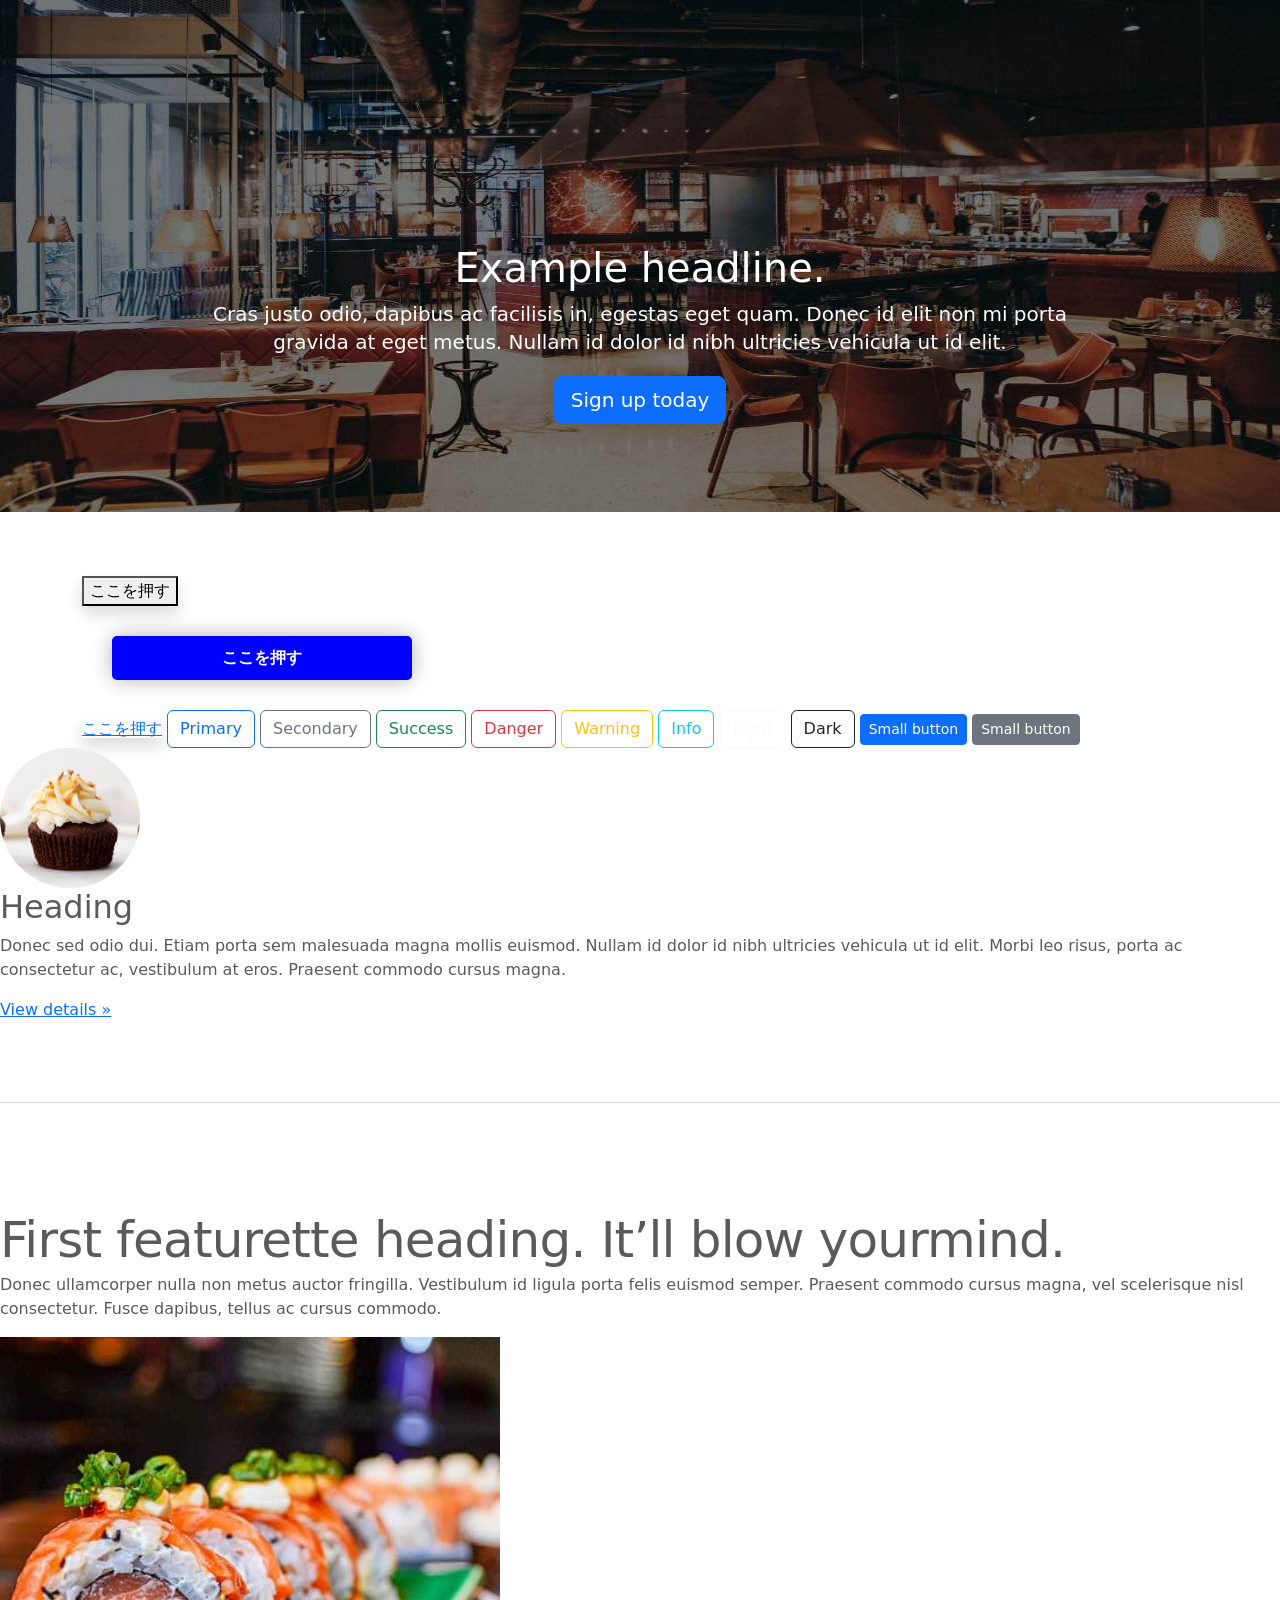
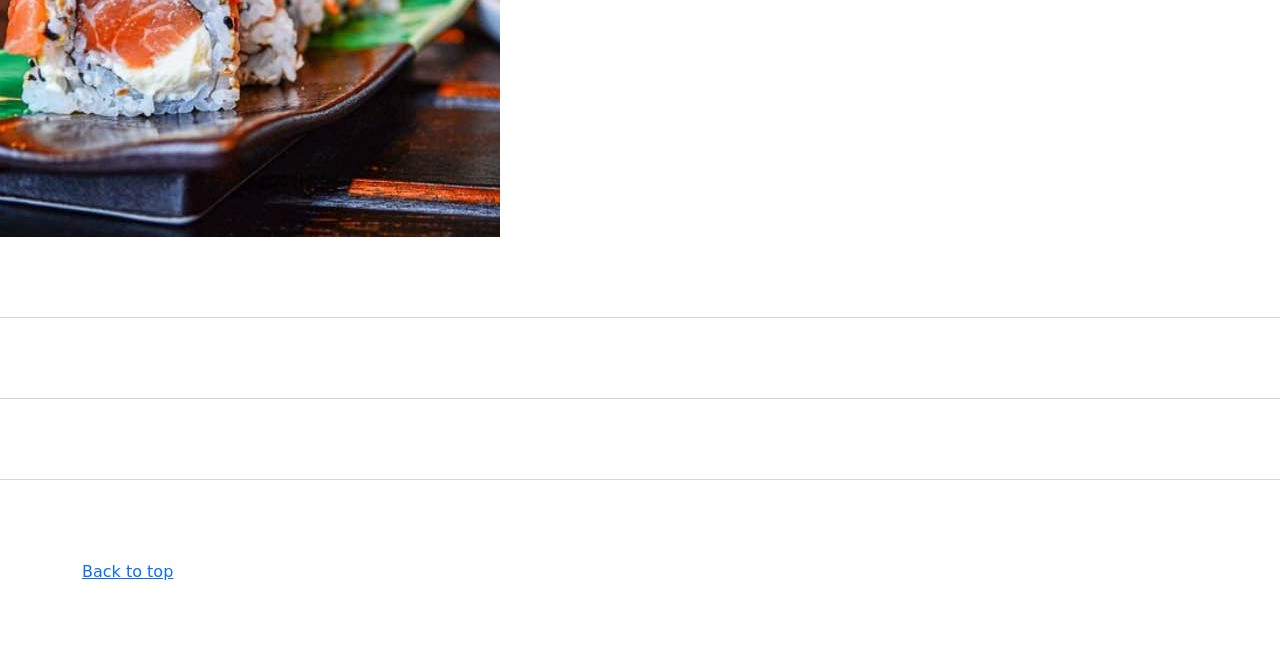
<file: kadai_004/index_for_student.html>
<!doctype html>
<html lang="en">
  <head>
    <meta charset="utf-8">
    <meta name="viewport" content="width=device-width, initial-scale=1">
    <meta name="description" content="">
    <meta name="author" content="Mark Otto, Jacob Thornton, and Bootstrap contributors">
    <meta name="generator" content="Hugo 0.79.0">
    <title>Carousel Template · Bootstrap v5.0</title>
    <link rel="canonical" href="https://getbootstrap.com/docs/5.0/examples/carousel/">
    <!-- ************************************************ bootstrap.min.cssの読み込み -->
    <link href="https://cdn.jsdelivr.net/npm/bootstrap@5.0.0-beta1/dist/css/bootstrap.min.css" rel="stylesheet" integrity="sha384-giJF6kkoqNQ00vy+HMDP7azOuL0xtbfIcaT9wjKHr8RbDVddVHyTfAAsrekwKmP1" crossorigin="anonymous">
    <!-- ************************************************ carousel.cssの読み込み -->
    <link href="carousel.css" rel="stylesheet">
    <!-- ************************************************ bootstrap.bundle.min.jsの読み込み -->
    <script src="https://cdn.jsdelivr.net/npm/bootstrap@5.0.0-beta1/dist/js/bootstrap.bundle.min.js" integrity="sha384-ygbV9kiqUc6oa4msXn9868pTtWMgiQaeYH7/t7LECLbyPA2x65Kgf80OJFdroafW" crossorigin="anonymous" defer></script>
  </head>
  <body>
    <main>
      <!-- ************************************************ カールセル開始 -->
      <!-- <div id="myCarousel" class="carousel slide" data-bs-ride="carousel"> -->
       <div id="myCarousel" class="carousel slide" data-bs-ride="carousel">
        <div class="carousel-inner">
       
          <div class="carousel-item active">
         
            <img src="img/top_1.jpg" alt="サンプル画像1">
            <div class="container">
              <div class="carousel-caption">
              
                <h1>Example headline.</h1>
                <p>Cras justo odio, dapibus ac facilisis in, egestas eget quam. Donec id elit non mi porta gravida at eget
                  metus. Nullam id dolor id nibh ultricies vehicula ut id elit.</p>
                <p><a class="btn btn-lg btn-primary" href="#" role="button">Sign up today</a></p>
                
              </div>
            </div>
          </div>
        </div>
      </div>
      <!-- ************************************************ カールセル終了 -->
      <!-- <div class="container marketing"> -->
      <div class="container">
        <style>
          .button-test {
          /* パディング(余白)上下方向10px 左右方向30px */
          padding: 10px 30px;
          /* ボタンの幅 300px */
          width: 300px;
          /* 背景色 青 */
          background-color: blue;
          /* フォント色 白 */
          color: white;
           /* テキスト中央揃え */
         text-align: center;
         /* フォントを太く */
         font-weight: bold;
         /* ボタンの角を丸める */
         border-radius: 5px;
           /* 上下左右方向の余白外側30px */
         margin: 30px;
         /* ボタンの影 */
         box-shadow: 0 0 20px 0 rgba(0, 0, 0, 30%);
          }
        </style>
        
        <!-- buttonテスト -->
         <button class="btn-primary btn-lg shadow">ここを押す</button>
         <div class="button-test">ここを押す</div>

         <a href="" class="btn-info btn-sm shadow">ここを押す</a>
         <button type="button" class="btn btn-outline-primary">Primary</button>
         <button type="button" class="btn btn-outline-secondary">Secondary</button>
         <button type="button" class="btn btn-outline-success">Success</button>
         <button type="button" class="btn btn-outline-danger">Danger</button>
         <button type="button" class="btn btn-outline-warning">Warning</button>
         <button type="button" class="btn btn-outline-info">Info</button>
         <button type="button" class="btn btn-outline-light">Light</button>
        <button type="button" class="btn btn-outline-dark">Dark</button>
        <button type="button" class="btn btn-primary btn-sm">Small button</button>
        <button type="button" class="btn btn-secondary btn-sm">Small button</button>

         </div>
        <!-- <div class="row"> -->
        <div class="">
          <!-- <div class="col-lg-4"> -->
          <div class="">
            <img src="img/cake.jpg" class="rounded-circle" alt="サンプル画像2">
            <h2>Heading</h2>
            <p>Donec sed odio dui. Etiam porta sem malesuada magna mollis euismod. Nullam id dolor id nibh ultricies
              vehicula ut id elit. Morbi leo risus, porta ac consectetur ac, vestibulum at eros. Praesent commodo cursus
              magna.</p>
            <!-- <p><a class="btn btn-secondary" href="#" role="button">View details &raquo;</a></p> -->
            <p><a class="" href="#" role="button">View details &raquo;</a></p>
          </div>
        </div>
        <hr class="featurette-divider">
        <!-- <div class="row"> -->
        <div class="">
          <!-- <div class="col-md-7"> -->
          <div class="">
            <!-- <h2 class="featurette-heading">First featurette heading. <span class="text-muted">It’ll blow yourmind.</span> -->
            <h2 class="featurette-heading">First featurette heading. <span class="">It’ll blow yourmind.</span></h2>
            <!-- <p class="lead">Donec ullamcorper nulla non metus auctor fringilla. Vestibulum id ligula porta felis
              euismod
              semper. Praesent commodo cursus magna, vel scelerisque nisl consectetur. Fusce dapibus, tellus ac cursus
              commodo.</p> -->
            <p class="">
              Donec ullamcorper nulla non metus auctor fringilla. Vestibulum id ligula porta felis
              euismod
              semper. Praesent commodo cursus magna, vel scelerisque nisl consectetur. Fusce dapibus, tellus ac cursus
              commodo.
            </p>
          </div>
          <!-- <div class="col-md-5"> -->
          <div class="">
            <!-- <img src="img/sushi.jpg" class="img-fluid" alt=""> -->
            <img src="img/sushi.jpg" class="" alt="サンプル画像3">
          </div>
        </div>
        <hr class="featurette-divider">
        <!-- ここにもう一つ左右を反転させたものを作ります。 -->
        <hr class="featurette-divider">
        <!-- ここにもう一つ左右を反転させたものを作ります。 -->
        <hr class="featurette-divider">
        <footer class="container">
          <!-- <p class="float-end"><a href="#">Back to top</a></p> -->
          <p class=""><a href="#">Back to top</a></p>
        </footer>
      </div>
    </main>
  </body>

</html>
</file>
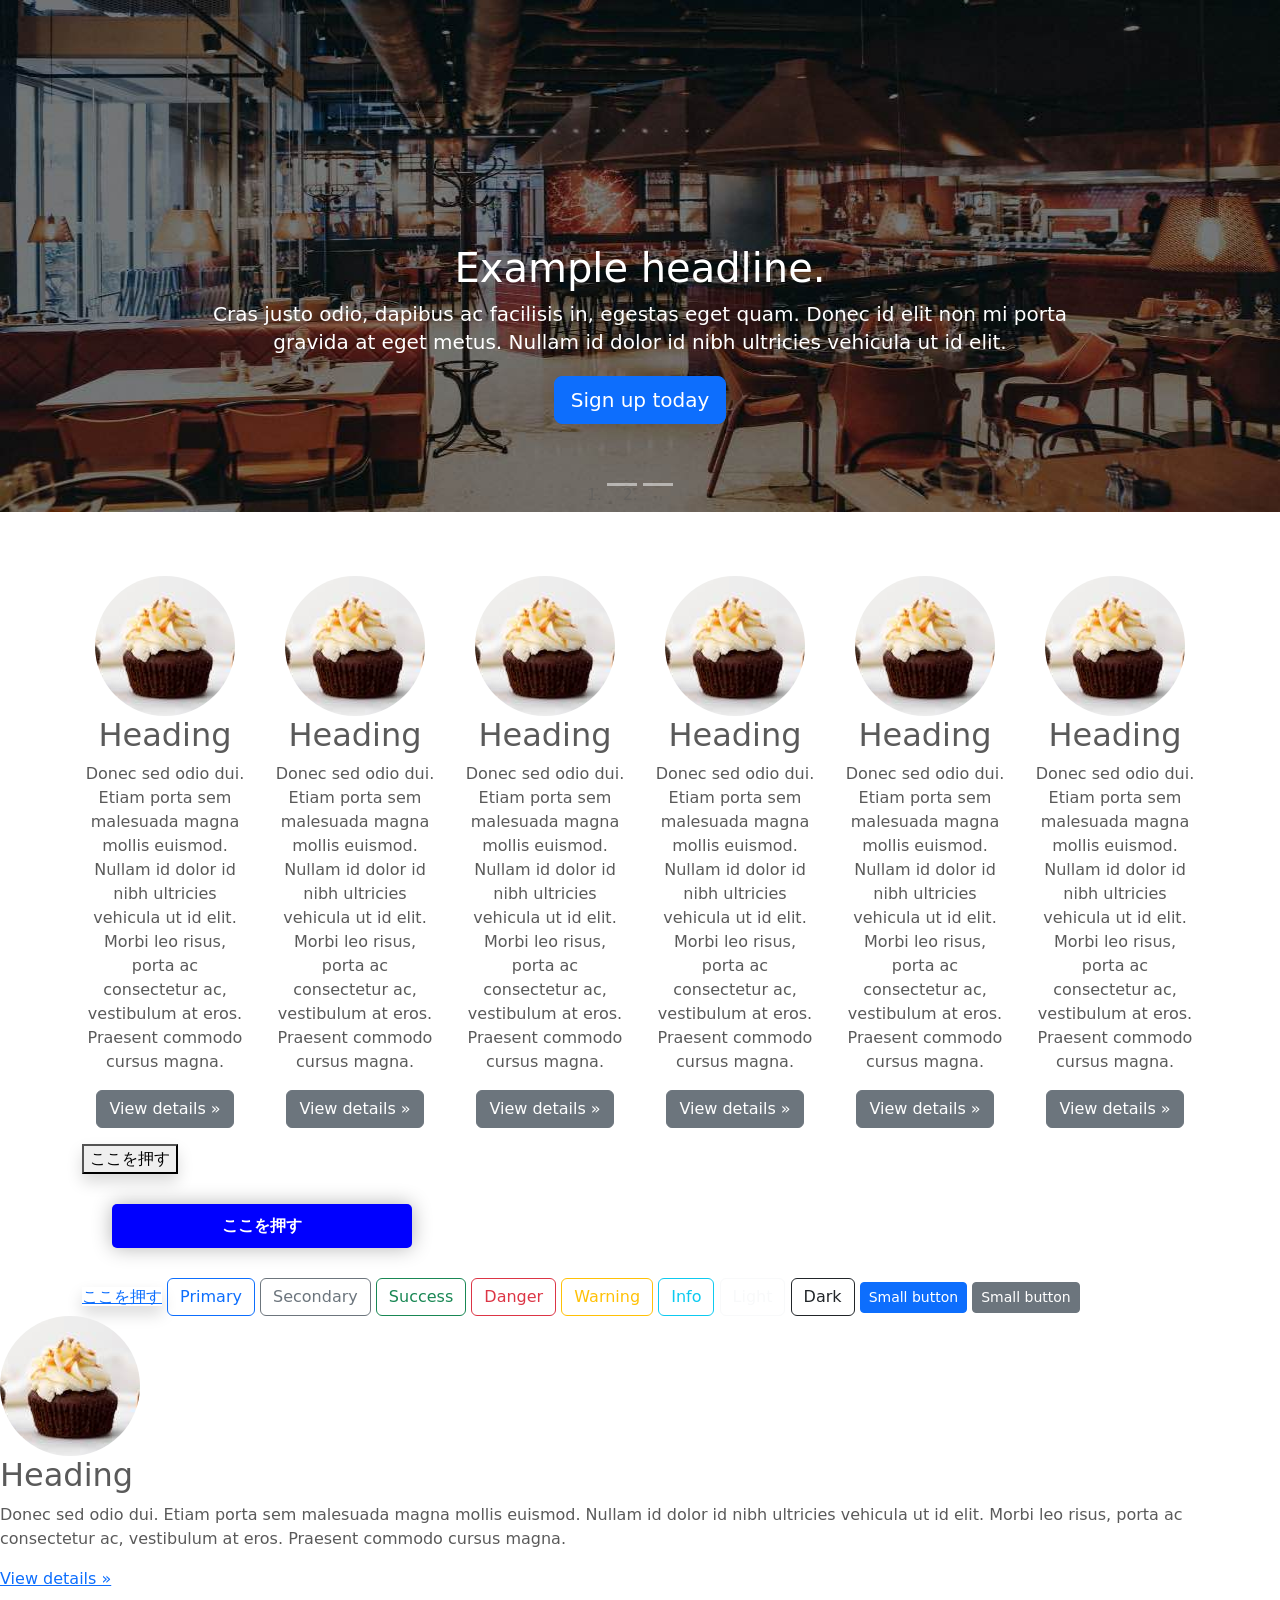
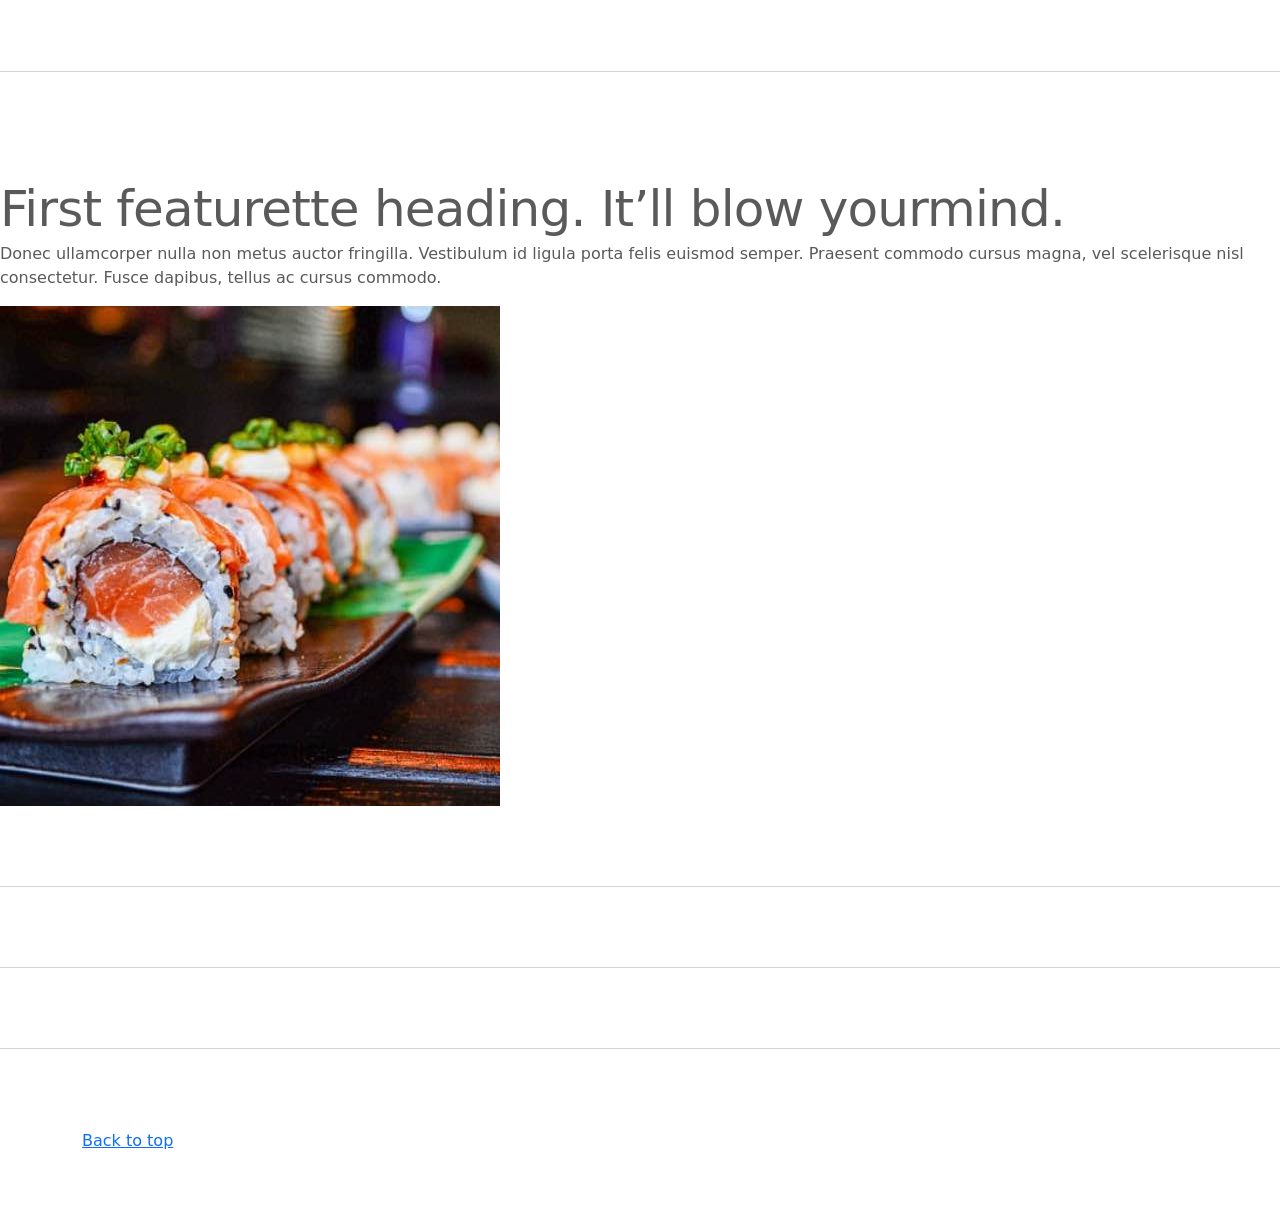
<file: kadai_005/index_for_student.html>
<!doctype html>
<html lang="en">
  <head>
    <meta charset="utf-8">
    <meta name="viewport" content="width=device-width, initial-scale=1">
    <meta name="description" content="">
    <meta name="author" content="Mark Otto, Jacob Thornton, and Bootstrap contributors">
    <meta name="generator" content="Hugo 0.79.0">
    <title>Carousel Template · Bootstrap v5.0</title>
    <link rel="canonical" href="https://getbootstrap.com/docs/5.0/examples/carousel/">
    <!-- ************************************************ bootstrap.min.cssの読み込み -->
    <link href="https://cdn.jsdelivr.net/npm/bootstrap@5.0.0-beta1/dist/css/bootstrap.min.css" rel="stylesheet" integrity="sha384-giJF6kkoqNQ00vy+HMDP7azOuL0xtbfIcaT9wjKHr8RbDVddVHyTfAAsrekwKmP1" crossorigin="anonymous">
    <!-- ************************************************ carousel.cssの読み込み -->
    <link href="carousel.css" rel="stylesheet">
    <!-- ************************************************ bootstrap.bundle.min.jsの読み込み -->
    <script src="https://cdn.jsdelivr.net/npm/bootstrap@5.0.0-beta1/dist/js/bootstrap.bundle.min.js" integrity="sha384-ygbV9kiqUc6oa4msXn9868pTtWMgiQaeYH7/t7LECLbyPA2x65Kgf80OJFdroafW" crossorigin="anonymous" defer></script>
  </head>
  <body>
    <main>
      <!-- ************************************************ カールセル開始 -->
  <!-- carousel クラス と slide クラスを適用します -->
     <div id="myCarousel" class="carousel slide" data-bs-ride="carousel">
       <ol class="carousel-indicators">
         <li data-bs-target="#carouselExampleCaptions" data-bs-slide-to="1"></li>
         <li data-bs-target="#carouselExampleCaptions" data-bs-slide-to="2"></li>
       </ol>
       <div class="carousel-inner">
         <div class="carousel-item active">
           <img src="img/top_1.jpg" alt="サンプル画像1">
           <div class="container">
             <div class="carousel-caption">
               <h1>Example headline.</h1>
               <p>Cras justo odio, dapibus ac facilisis in, egestas eget quam. Donec id elit non mi porta gravida at eget
                 metus. Nullam id dolor id nibh ultricies vehicula ut id elit.</p>
                 <p><a class="btn btn-lg btn-primary" href="#" role="button">Sign up today</a></p>
             </div>
           </div>
         </div>
       </div>
     </div>
      <!-- ************************************************ カールセル終了 -->

          <div class="container">
      <div class="row">
  
    
       <div class="col-md-2 col-6  text-center"> 
         <img src="img/cake.jpg" class="rounded-circle" alt="サンプル画像2">
        <h2>Heading</h2>
        <p>
         Donec sed odio dui. Etiam porta sem malesuada magna mollis
         euismod. Nullam id dolor id nibh ultricies vehicula ut id elit.
         Morbi leo risus, porta ac consectetur ac, vestibulum at eros.
         Praesent commodo cursus magna.
       </p>
       <p>
        <a class="btn btn-secondary" href="#" role="button">View details &raquo;</a>
       </p>
      </div>

       <div class="col-md-2 col-6 text-center"> 
         <img src="img/cake.jpg" class="rounded-circle" alt="サンプル画像2">
        <h2>Heading</h2>
        <p>
         Donec sed odio dui. Etiam porta sem malesuada magna mollis
         euismod. Nullam id dolor id nibh ultricies vehicula ut id elit.
         Morbi leo risus, porta ac consectetur ac, vestibulum at eros.
         Praesent commodo cursus magna.
       </p>
       <p>
        <a class="btn btn-secondary" href="#" role="button">View details &raquo;</a>
       </p>
      </div>

       <div class="col-md-2 col-6 text-center"> 
         <img src="img/cake.jpg" class="rounded-circle" alt="サンプル画像2">
        <h2>Heading</h2>
        <p>
         Donec sed odio dui. Etiam porta sem malesuada magna mollis
         euismod. Nullam id dolor id nibh ultricies vehicula ut id elit.
         Morbi leo risus, porta ac consectetur ac, vestibulum at eros.
         Praesent commodo cursus magna.
       </p>
       <p>
        <a class="btn btn-secondary" href="#" role="button">View details &raquo;</a>
       </p>
      </div>

       <div class="col-md-2 col-6 text-center"> 
         <img src="img/cake.jpg" class="rounded-circle" alt="サンプル画像2">
        <h2>Heading</h2>
        <p>
         Donec sed odio dui. Etiam porta sem malesuada magna mollis
         euismod. Nullam id dolor id nibh ultricies vehicula ut id elit.
         Morbi leo risus, porta ac consectetur ac, vestibulum at eros.
         Praesent commodo cursus magna.
       </p>
       <p>
        <a class="btn btn-secondary" href="#" role="button">View details &raquo;</a>
       </p>
      </div>

       <div class="col-md-2 col-6  text-center"> 
         <img src="img/cake.jpg" class="rounded-circle" alt="サンプル画像2">
        <h2>Heading</h2>
        <p>
         Donec sed odio dui. Etiam porta sem malesuada magna mollis
         euismod. Nullam id dolor id nibh ultricies vehicula ut id elit.
         Morbi leo risus, porta ac consectetur ac, vestibulum at eros.
         Praesent commodo cursus magna.
       </p>
       <p>
        <a class="btn btn-secondary" href="#" role="button">View details &raquo;</a>
       </p>
      </div>
       <div class="col-md-2 col-6 text-center"> 
         <img src="img/cake.jpg" class="rounded-circle" alt="サンプル画像2">
        <h2>Heading</h2>
        <p>
         Donec sed odio dui. Etiam porta sem malesuada magna mollis
         euismod. Nullam id dolor id nibh ultricies vehicula ut id elit.
         Morbi leo risus, porta ac consectetur ac, vestibulum at eros.
         Praesent commodo cursus magna.
       </p>
       <p>
        <a class="btn btn-secondary" href="#" role="button">View details &raquo;</a>
       </p>
      </div>
      
      </div>
      </div>

      <!-- <div class="container marketing"> -->
      <div class="container">
        <style>
          .button-test {
          /* パディング(余白)上下方向10px 左右方向30px */
          padding: 10px 30px;
          /* ボタンの幅 300px */
          width: 300px;
          /* 背景色 青 */
          background-color: blue;
          /* フォント色 白 */
          color: white;
           /* テキスト中央揃え */
         text-align: center;
         /* フォントを太く */
         font-weight: bold;
         /* ボタンの角を丸める */
         border-radius: 5px;
           /* 上下左右方向の余白外側30px */
         margin: 30px;
         /* ボタンの影 */
         box-shadow: 0 0 20px 0 rgba(0, 0, 0, 30%);
          }
        </style>
        
        <!-- buttonテスト -->
         <button class="btn-primary btn-lg shadow">ここを押す</button>
         <div class="button-test">ここを押す</div>

         <a href="" class="btn-info btn-sm shadow">ここを押す</a>
         <button type="button" class="btn btn-outline-primary">Primary</button>
         <button type="button" class="btn btn-outline-secondary">Secondary</button>
         <button type="button" class="btn btn-outline-success">Success</button>
         <button type="button" class="btn btn-outline-danger">Danger</button>
         <button type="button" class="btn btn-outline-warning">Warning</button>
         <button type="button" class="btn btn-outline-info">Info</button>
         <button type="button" class="btn btn-outline-light">Light</button>
        <button type="button" class="btn btn-outline-dark">Dark</button>
        <button type="button" class="btn btn-primary btn-sm">Small button</button>
        <button type="button" class="btn btn-secondary btn-sm">Small button</button>

         </div>
        <!-- <div class="row"> -->
        <div class="">
          <!-- <div class="col-lg-4"> -->
          <div class="">
            <img src="img/cake.jpg" class="rounded-circle" alt="サンプル画像2">
            <h2>Heading</h2>
            <p>Donec sed odio dui. Etiam porta sem malesuada magna mollis euismod. Nullam id dolor id nibh ultricies
              vehicula ut id elit. Morbi leo risus, porta ac consectetur ac, vestibulum at eros. Praesent commodo cursus
              magna.</p>
            <!-- <p><a class="btn btn-secondary" href="#" role="button">View details &raquo;</a></p> -->
            <p><a class="" href="#" role="button">View details &raquo;</a></p>
          </div>
        </div>
        <hr class="featurette-divider">
        <!-- <div class="row"> -->
        <div class="">
          <!-- <div class="col-md-7"> -->
          <div class="">
            <!-- <h2 class="featurette-heading">First featurette heading. <span class="text-muted">It’ll blow yourmind.</span> -->
            <h2 class="featurette-heading">First featurette heading. <span class="">It’ll blow yourmind.</span></h2>
            <!-- <p class="lead">Donec ullamcorper nulla non metus auctor fringilla. Vestibulum id ligula porta felis
              euismod
              semper. Praesent commodo cursus magna, vel scelerisque nisl consectetur. Fusce dapibus, tellus ac cursus
              commodo.</p> -->
            <p class="">
              Donec ullamcorper nulla non metus auctor fringilla. Vestibulum id ligula porta felis
              euismod
              semper. Praesent commodo cursus magna, vel scelerisque nisl consectetur. Fusce dapibus, tellus ac cursus
              commodo.
            </p>
          </div>
          <!-- <div class="col-md-5"> -->
          <div class="">
            <!-- <img src="img/sushi.jpg" class="img-fluid" alt=""> -->
            <img src="img/sushi.jpg" class="" alt="サンプル画像3">
          </div>
        </div>
        <hr class="featurette-divider">
        <!-- ここにもう一つ左右を反転させたものを作ります。 -->
        <hr class="featurette-divider">
        <!-- ここにもう一つ左右を反転させたものを作ります。 -->
        <hr class="featurette-divider">
        <footer class="container">
          <!-- <p class="float-end"><a href="#">Back to top</a></p> -->
          <p class=""><a href="#">Back to top</a></p>
        </footer>
      </div>
    </main>
  </body>

</html>
</file>
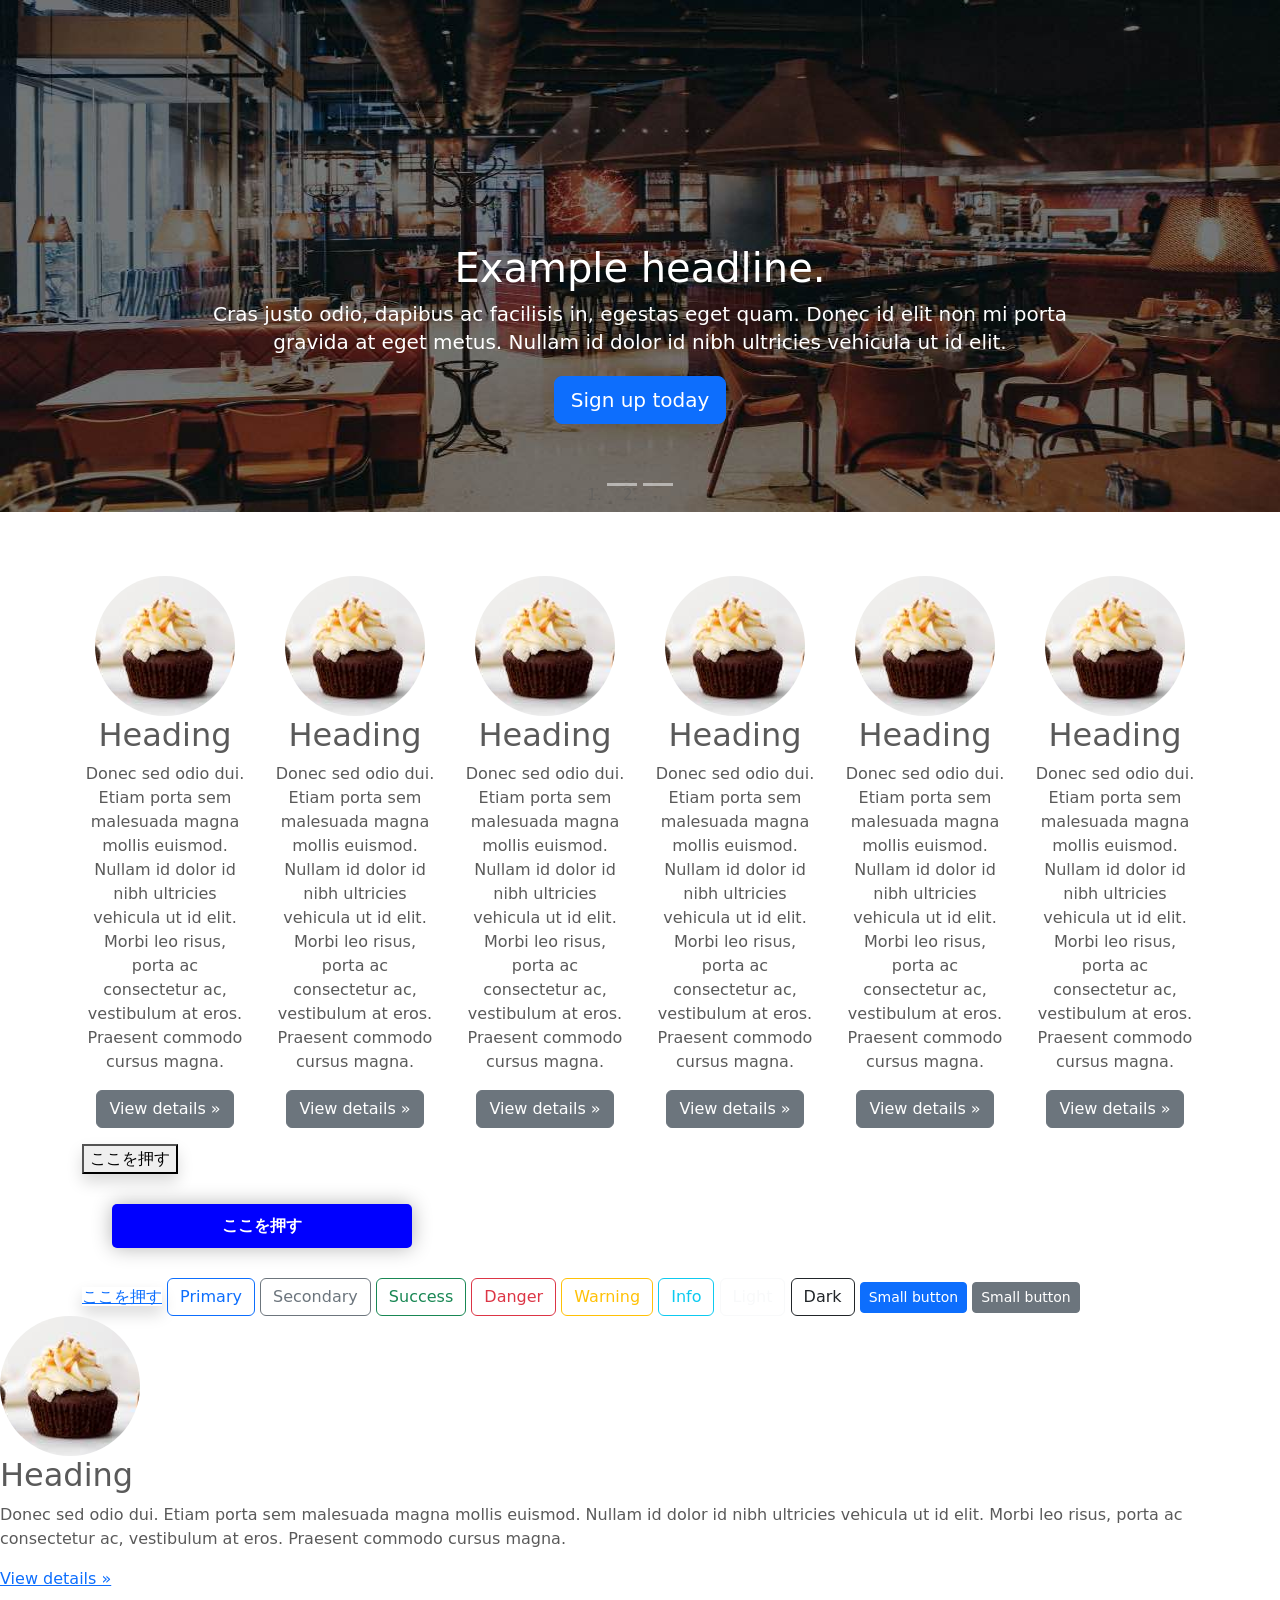
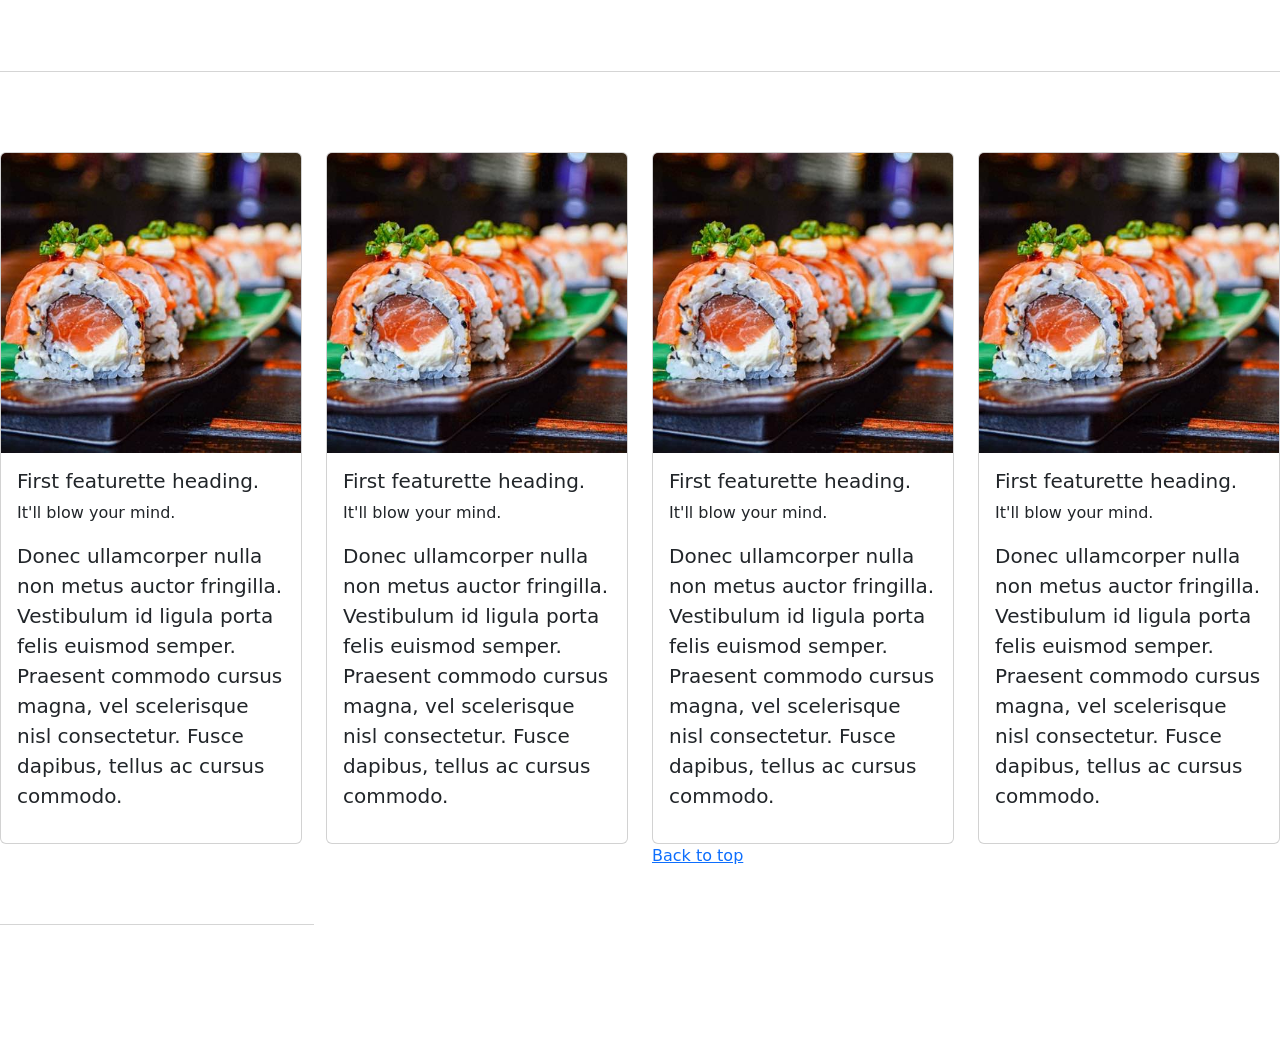
<file: kadai_006/index_for_student.html>
<!doctype html>
<html lang="en">
  <head>
    <meta charset="utf-8">
    <meta name="viewport" content="width=device-width, initial-scale=1">
    <meta name="description" content="">
    <meta name="author" content="Mark Otto, Jacob Thornton, and Bootstrap contributors">
    <meta name="generator" content="Hugo 0.79.0">
    <title>Carousel Template · Bootstrap v5.0</title>
    <link rel="canonical" href="https://getbootstrap.com/docs/5.0/examples/carousel/">
    <!-- ************************************************ bootstrap.min.cssの読み込み -->
    <link href="https://cdn.jsdelivr.net/npm/bootstrap@5.0.0-beta1/dist/css/bootstrap.min.css" rel="stylesheet" integrity="sha384-giJF6kkoqNQ00vy+HMDP7azOuL0xtbfIcaT9wjKHr8RbDVddVHyTfAAsrekwKmP1" crossorigin="anonymous">
    <!-- ************************************************ carousel.cssの読み込み -->
    <link href="carousel.css" rel="stylesheet">
    <!-- ************************************************ bootstrap.bundle.min.jsの読み込み -->
    <script src="https://cdn.jsdelivr.net/npm/bootstrap@5.0.0-beta1/dist/js/bootstrap.bundle.min.js" integrity="sha384-ygbV9kiqUc6oa4msXn9868pTtWMgiQaeYH7/t7LECLbyPA2x65Kgf80OJFdroafW" crossorigin="anonymous" defer></script>
  </head>
  <body>
    <main>
      <!-- ************************************************ カールセル開始 -->
  <!-- carousel クラス と slide クラスを適用します -->
     <div id="myCarousel" class="carousel slide" data-bs-ride="carousel">
       <ol class="carousel-indicators">
         <li data-bs-target="#carouselExampleCaptions" data-bs-slide-to="1"></li>
         <li data-bs-target="#carouselExampleCaptions" data-bs-slide-to="2"></li>
       </ol>
       <div class="carousel-inner">
         <div class="carousel-item active">
           <img src="img/top_1.jpg" alt="サンプル画像1">
           <div class="container">
             <div class="carousel-caption">
               <h1>Example headline.</h1>
               <p>Cras justo odio, dapibus ac facilisis in, egestas eget quam. Donec id elit non mi porta gravida at eget
                 metus. Nullam id dolor id nibh ultricies vehicula ut id elit.</p>
                 <p><a class="btn btn-lg btn-primary" href="#" role="button">Sign up today</a></p>
             </div>
           </div>
         </div>
       </div>
     </div>
      <!-- ************************************************ カールセル終了 -->

          <div class="container">
      <div class="row">
  
    
       <div class="col-md-2 col-6  text-center"> 
         <img src="img/cake.jpg" class="rounded-circle" alt="サンプル画像2">
        <h2>Heading</h2>
        <p>
         Donec sed odio dui. Etiam porta sem malesuada magna mollis
         euismod. Nullam id dolor id nibh ultricies vehicula ut id elit.
         Morbi leo risus, porta ac consectetur ac, vestibulum at eros.
         Praesent commodo cursus magna.
       </p>
       <p>
        <a class="btn btn-secondary" href="#" role="button">View details &raquo;</a>
       </p>
      </div>

       <div class="col-md-2 col-6 text-center"> 
         <img src="img/cake.jpg" class="rounded-circle" alt="サンプル画像2">
        <h2>Heading</h2>
        <p>
         Donec sed odio dui. Etiam porta sem malesuada magna mollis
         euismod. Nullam id dolor id nibh ultricies vehicula ut id elit.
         Morbi leo risus, porta ac consectetur ac, vestibulum at eros.
         Praesent commodo cursus magna.
       </p>
       <p>
        <a class="btn btn-secondary" href="#" role="button">View details &raquo;</a>
       </p>
      </div>

       <div class="col-md-2 col-6 text-center"> 
         <img src="img/cake.jpg" class="rounded-circle" alt="サンプル画像2">
        <h2>Heading</h2>
        <p>
         Donec sed odio dui. Etiam porta sem malesuada magna mollis
         euismod. Nullam id dolor id nibh ultricies vehicula ut id elit.
         Morbi leo risus, porta ac consectetur ac, vestibulum at eros.
         Praesent commodo cursus magna.
       </p>
       <p>
        <a class="btn btn-secondary" href="#" role="button">View details &raquo;</a>
       </p>
      </div>

       <div class="col-md-2 col-6 text-center"> 
         <img src="img/cake.jpg" class="rounded-circle" alt="サンプル画像2">
        <h2>Heading</h2>
        <p>
         Donec sed odio dui. Etiam porta sem malesuada magna mollis
         euismod. Nullam id dolor id nibh ultricies vehicula ut id elit.
         Morbi leo risus, porta ac consectetur ac, vestibulum at eros.
         Praesent commodo cursus magna.
       </p>
       <p>
        <a class="btn btn-secondary" href="#" role="button">View details &raquo;</a>
       </p>
      </div>

       <div class="col-md-2 col-6  text-center"> 
         <img src="img/cake.jpg" class="rounded-circle" alt="サンプル画像2">
        <h2>Heading</h2>
        <p>
         Donec sed odio dui. Etiam porta sem malesuada magna mollis
         euismod. Nullam id dolor id nibh ultricies vehicula ut id elit.
         Morbi leo risus, porta ac consectetur ac, vestibulum at eros.
         Praesent commodo cursus magna.
       </p>
       <p>
        <a class="btn btn-secondary" href="#" role="button">View details &raquo;</a>
       </p>
      </div>
       <div class="col-md-2 col-6 text-center"> 
         <img src="img/cake.jpg" class="rounded-circle" alt="サンプル画像2">
        <h2>Heading</h2>
        <p>
         Donec sed odio dui. Etiam porta sem malesuada magna mollis
         euismod. Nullam id dolor id nibh ultricies vehicula ut id elit.
         Morbi leo risus, porta ac consectetur ac, vestibulum at eros.
         Praesent commodo cursus magna.
       </p>
       <p>
        <a class="btn btn-secondary" href="#" role="button">View details &raquo;</a>
       </p>
      </div>
      
      </div>
      </div>

      <!-- <div class="container marketing"> -->
      <div class="container">
        <style>
          .button-test {
          /* パディング(余白)上下方向10px 左右方向30px */
          padding: 10px 30px;
          /* ボタンの幅 300px */
          width: 300px;
          /* 背景色 青 */
          background-color: blue;
          /* フォント色 白 */
          color: white;
           /* テキスト中央揃え */
         text-align: center;
         /* フォントを太く */
         font-weight: bold;
         /* ボタンの角を丸める */
         border-radius: 5px;
           /* 上下左右方向の余白外側30px */
         margin: 30px;
         /* ボタンの影 */
         box-shadow: 0 0 20px 0 rgba(0, 0, 0, 30%);
          }
        </style>
        
        <!-- buttonテスト -->
         <button class="btn-primary btn-lg shadow">ここを押す</button>
         <div class="button-test">ここを押す</div>

         <a href="" class="btn-info btn-sm shadow">ここを押す</a>
         <button type="button" class="btn btn-outline-primary">Primary</button>
         <button type="button" class="btn btn-outline-secondary">Secondary</button>
         <button type="button" class="btn btn-outline-success">Success</button>
         <button type="button" class="btn btn-outline-danger">Danger</button>
         <button type="button" class="btn btn-outline-warning">Warning</button>
         <button type="button" class="btn btn-outline-info">Info</button>
         <button type="button" class="btn btn-outline-light">Light</button>
        <button type="button" class="btn btn-outline-dark">Dark</button>
        <button type="button" class="btn btn-primary btn-sm">Small button</button>
        <button type="button" class="btn btn-secondary btn-sm">Small button</button>

         </div>
        <!-- <div class="row"> -->
        <div class="">
          <!-- <div class="col-lg-4"> -->
          <div class="">
            <img src="img/cake.jpg" class="rounded-circle" alt="サンプル画像2">
            <h2>Heading</h2>
            <p>Donec sed odio dui. Etiam porta sem malesuada magna mollis euismod. Nullam id dolor id nibh ultricies
              vehicula ut id elit. Morbi leo risus, porta ac consectetur ac, vestibulum at eros. Praesent commodo cursus
              magna.</p>
            <!-- <p><a class="btn btn-secondary" href="#" role="button">View details &raquo;</a></p> -->
            <p><a class="" href="#" role="button">View details &raquo;</a></p>
          </div>
        </div>
        <hr class="featurette-divider">
        <!-- <div class="row"> -->
        <div class="row row-cols-1 row-cols-md-4 g-4">
  <div class="col">
    <div class="card">
      <img src="img/sushi.jpg" class="card-img-top" alt="サンプル画像3">
      <div class="card-body">
        
           <h2 class="fs-5">First featurette heading.</h2>
           <p class="fs-6">It'll blow your mind.</p>
           <p class="lead">
             Donec ullamcorper nulla non metus auctor fringilla. Vestibulum id
             ligula porta felis euismod semper. Praesent commodo cursus magna,
             vel scelerisque nisl consectetur. Fusce dapibus, tellus ac cursus
             commodo.
           </p>
      </div>
    </div>
  </div>
   <div class="col">
    <div class="card">
      <img src="img/sushi.jpg" class="card-img-top" alt="サンプル画像3">
      <div class="card-body">
        
           <h2 class="fs-5">First featurette heading.</h2>
           <p class="fs-6">It'll blow your mind.</p>
           <p class="lead">
             Donec ullamcorper nulla non metus auctor fringilla. Vestibulum id
             ligula porta felis euismod semper. Praesent commodo cursus magna,
             vel scelerisque nisl consectetur. Fusce dapibus, tellus ac cursus
             commodo.
           </p>
      </div>
    </div>
  </div>
   <div class="col">
    <div class="card">
      <img src="img/sushi.jpg" class="card-img-top" alt="サンプル画像3">
      <div class="card-body">
        
           <h2 class="fs-5">First featurette heading.</h2>
           <p class="fs-6">It'll blow your mind.</p>
           <p class="lead">
             Donec ullamcorper nulla non metus auctor fringilla. Vestibulum id
             ligula porta felis euismod semper. Praesent commodo cursus magna,
             vel scelerisque nisl consectetur. Fusce dapibus, tellus ac cursus
             commodo.
           </p>
      </div>
    </div>
  </div>
    <div class="col">
    <div class="card">
      <img src="img/sushi.jpg" class="card-img-top" alt="サンプル画像3">
      <div class="card-body">
           <h2 class="fs-5">First featurette heading.</h2>
           <p class="fs-6">It'll blow your mind.</p>
           <p class="lead">
             Donec ullamcorper nulla non metus auctor fringilla. Vestibulum id
             ligula porta felis euismod semper. Praesent commodo cursus magna,
             vel scelerisque nisl consectetur. Fusce dapibus, tellus ac cursus
             commodo.
           </p>
      </div>
    </div>
  </div>
  
        <hr class="featurette-divider">
        <footer class="container">
          <!-- <p class="float-end"><a href="#">Back to top</a></p> -->
          <p class=""><a href="#">Back to top</a></p>
        </footer>
      </div>
    </main>
  </body>

</html>
</file>
<file: kadai_015/stylesheet/style.css>
/* ----------------------------------------------- 共通 */
html,
body {
  overflow-x: hidden;
}

body {
  color: #000000;
  font-family: 'Noto Sans JP', sans-serif;
  padding-bottom: 0;

}

p {
  line-height: 2.0em;
  font-weight: 100;
  font-style: normal;
  font-size: 14px;

}

.section_title {
   /* フォントサイズ36px */
   font-size: 36px;
 
   /* フォントの太さ600 標準は400です */
   font-weight: 600;
 }
 /* section_titleに擬似要素を追加 */
 .section_title::after {
 
   /* 疑似要素はデフォルトでインライン要素のためブロック要素に変更 */
   display: block;
 
   /* サブタイトル文字の大きさや余白を設定 */
   font-size: 14px;
   font-weight: 400;
   padding: 16px 0 16px;
 
   /* 下線の幅を100pに設定 */
   width: 100px;
 
   /* 下線を直線・1px・黒色に設定 */
   border-bottom: solid 1px #000000;
 }


/* ----------------------------------------------- ナビゲーションバー */
.navbar_brand_logo {

  /* サイズを32pxの正方形へ変更 */
  width: 32px;
  height: 32px;

  /* imgはインライン要素なのでインラインブロックに設定 */
  display: inline-block;

  /* "SAMURAI KITCHEN" 文字との空白を15pxに設定 */
  margin-right: 15px;

}

/* カンマで区切ると複数のクラスに適用可能 */
.my_navbar_brand,
.my_nav_link {

  /* フォントサイズを16pxに設定 */
  font-size: 16px;

  /* フォントをserif体に設定 */
  font-family: 'Lora', serif;

  /* フォント色を黒色に設定 */
  color: #000000 !important;

}

/* Bootstrapのボタンに初期設定されている周囲のborder（枠線）を消す */
.navbar-toggler {
  padding: 0 !important;
  border: none;
}

/* ハンバーガーボタンがチェック状態である（押されている）とき、閉じるボタン（×）を表示する */
#hamburger_btn_check:checked~.hamburger_btn .btn_close {
  display: block;
}

/* ハンバーガーボタンがチェック状態である（押されている）とき、ハンバーガーボタンを表示しない */
#hamburger_btn_check:checked~.hamburger_btn .btn_open {
  display: none;
}

/* 最初に表示した時は、閉じるボタン（×）は表示しない */
.btn_close {
  display: none;
}

/* ハンバーガーボタンが押されているかを判断するためのチェックボックスは隠す */
#hamburger_btn_check {
  display: none;
}

/* ----------------------------------------------- カールセル */

.my_carousel_caption {
  
  /* フォントサイズ52px */
  font-size: 52px;

  /* 上下に余白追加 */
  padding-top: 1.25rem;
  padding-bottom: 1.25rem;

  /* フォント色は白色 */
  color: #fff;

  /* テキスト中央揃え */
  text-align: center;
  font-family: 'Lora', serif;
  line-height: 1.5em;
}

/* 疑似要素でアイコンを配置。前に配置しています */
.my_carousel_caption::before {
  content: url(../img/logoSymbol_White.png);
  display: block;
}

/* スマートフォン画面幅（画面幅が最大375pxまで）の場合、以下のスタイルを適用。 */
@media screen and (max-width:375px) {
  .my_carousel_caption {

    /* フォントサイズを27pxにする */
    font-size: 27px;
  }
}

/* carousel-itemの高さを32remに指定 */
.carousel-item {
  height: 32rem;
}

/*carousel-item直下の子要素imgタグに設定 */
.carousel-item>img {

  /* 絶対位置を指定 */
  position: absolute;
  top: 0;
  left: 0;
  min-width: 100%;

  /* 高さはcarousel-itemに揃える */
  height: 32rem;
}



/* ----------------------------------------------- アバウト */

/* aboutクラスのあとに"私たちについて"の文字を追加  */
 .about::after {
   content: "私たちについて";
 }

  .about_us_bg {
   background-color: #FFE6A5;
 }



/* ----------------------------------------------- ギャラリー */
.gallery::after {
  content: "ギャラリー";
  margin: 0 auto 0;
}

/* ----------------------------------------------- メニュー */
.menu::after {
  content: "メニュー";
  margin: 0 auto 0;
}

.menu_title {
  font-size: 18px;
  font-weight: 600;
  font-style: normal;
}

.menu_price {
  font-size: 20px;
  font-weight: 400;
  font-family: 'Lora', serif;
}




/* ----------------------------------------------- レビュー */
.review_wrapper {
  background-image: url(../img/background-reviews.jpg);
  background-repeat: no-repeat;
  background-size: cover;
}

.review::after {
  content: "お客様の声";
  margin: 0 auto 0;
  border-bottom: solid 1px #FFFFFF;
}

.h_420 {
  height: 420px;
  position: relative;
}

.reviewer_img {
  /* サイズを48px  */
  width: 48px;
  height: 48px;

  /* 円形にします */
  border-radius: 50%;
  margin-right: 16px;
}

.star_img {
  /* サイズを25pxにします */
  width: 25px;
  height: 25px;
}

.fix_bottom {
  position: absolute;
  width: 80px;
  height: 44px;
  left: 24px;
  bottom: 24px;
}

/* シェフ */
.chef::after{
  content: "シェフ";
}
/* ----------------------------------------------- アクセス */
.access::after {
  content: "アクセス";
  margin: 0 auto 0;
}

.chef_bg {
  background-color: #fdf5e6;
}

/* ----------------------------------------------- フッター */
#footer {
  background-color: #FAFAFA;
}

.copy_right {
  font-size: 14px;
  position: absolute;
  bottom: 1rem;
  left: 12px;
  display: flex;
}

.copy_right > p {
  margin-right: 5rem;
  margin-bottom: 0;
}

.copy_right > img.sns_img {
  height: 24px;
  width: 24px;
  margin-right: 10px;
  margin-top: 0;
}

.restaurant_info p {
  font-weight: 400;
  line-height: 1.5;
  font-size: 16px;
}

.restaurant_info　img {
  width: 20px;
  height: 20px;
  margin-right: 10px;
  line-height: 1.5;
  margin-top: auto;
}

footer_brand_logo {
  width: 64px;
  height: 64px;
  display: inline-block;
  /* 右側余白15px */
  margin-right: 15px;
}

.footer_text {
  font-size: 24px;
  font-family: 'Lora', serif;
}

@media screen and (max-width: 991px) {
  .footer_text,
  .copy_right {
    margin-top: 2rem;
    text-align: center;
    position: relative;
  }

  .copy_right>p,img {
    margin-right: 1rem;
    font-size: 14px;
    margin: 0;
    line-height: 35px;
  }
}
</file>
<file: kadai_tutorial_output/stylesheet/style.css>
/* ----------------------------------------------- 共通 */
html,
body {
  overflow-x: hidden;
}

body {
  color: #000000;
  font-family: 'Noto Sans JP', sans-serif;
  padding-bottom: 0;

}

p {
  line-height: 2.0em;
  font-weight: 100;
  font-style: normal;
  font-size: 14px;

}

.section_title {
   /* フォントサイズ36px */
   font-size: 36px;
 
   /* フォントの太さ600 標準は400です */
   font-weight: 600;
 }
 /* section_titleに擬似要素を追加 */
 .section_title::after {
 
   /* 疑似要素はデフォルトでインライン要素のためブロック要素に変更 */
   display: block;
 
   /* サブタイトル文字の大きさや余白を設定 */
   font-size: 14px;
   font-weight: 400;
   padding: 16px 0 16px;
 
   /* 下線の幅を100pに設定 */
   width: 100px;
 
   /* 下線を直線・1px・黒色に設定 */
   border-bottom: solid 1px #000000;
 }


/* ----------------------------------------------- ナビゲーションバー */
.navbar_brand_logo {

  /* サイズを32pxの正方形へ変更 */
  width: 32px;
  height: 32px;

  /* imgはインライン要素なのでインラインブロックに設定 */
  display: inline-block;

  /* "SAMURAI KITCHEN" 文字との空白を15pxに設定 */
  margin-right: 15px;

}

/* カンマで区切ると複数のクラスに適用可能 */
.my_navbar_brand,
.my_nav_link {

  /* フォントサイズを16pxに設定 */
  font-size: 16px;

  /* フォントをserif体に設定 */
  font-family: 'Lora', serif;

  /* フォント色を黒色に設定 */
  color: #000000 !important;

}

/* Bootstrapのボタンに初期設定されている周囲のborder（枠線）を消す */
.navbar-toggler {
  padding: 0 !important;
  border: none;
}

/* ハンバーガーボタンがチェック状態である（押されている）とき、閉じるボタン（×）を表示する */
#hamburger_btn_check:checked~.hamburger_btn .btn_close {
  display: block;
}

/* ハンバーガーボタンがチェック状態である（押されている）とき、ハンバーガーボタンを表示しない */
#hamburger_btn_check:checked~.hamburger_btn .btn_open {
  display: none;
}

/* 最初に表示した時は、閉じるボタン（×）は表示しない */
.btn_close {
  display: none;
}

/* ハンバーガーボタンが押されているかを判断するためのチェックボックスは隠す */
#hamburger_btn_check {
  display: none;
}

/* ----------------------------------------------- カールセル */

.my_carousel_caption {
  
  /* フォントサイズ52px */
  font-size: 52px;

  /* 上下に余白追加 */
  padding-top: 1.25rem;
  padding-bottom: 1.25rem;

  /* フォント色は白色 */
  color: #fff;

  /* テキスト中央揃え */
  text-align: center;
  font-family: 'Lora', serif;
  line-height: 1.5em;
}

/* 疑似要素でアイコンを配置。前に配置しています */
.my_carousel_caption::before {
  content: url(../img/logoSymbol_White.png);
  display: block;
}

/* スマートフォン画面幅（画面幅が最大375pxまで）の場合、以下のスタイルを適用。 */
@media screen and (max-width:375px) {
  .my_carousel_caption {

    /* フォントサイズを27pxにする */
    font-size: 27px;
  }
}

/* carousel-itemの高さを32remに指定 */
.carousel-item {
  height: 32rem;
}

/*carousel-item直下の子要素imgタグに設定 */
.carousel-item>img {

  /* 絶対位置を指定 */
  position: absolute;
  top: 0;
  left: 0;
  min-width: 100%;

  /* 高さはcarousel-itemに揃える */
  height: 32rem;
}



/* ----------------------------------------------- アバウト */

/* aboutクラスのあとに"私たちについて"の文字を追加  */
 .about::after {
   content: "私たちについて";
 }

  .about_us_bg {
   background-color: #FFE6A5;
 }



/* ----------------------------------------------- ギャラリー */
.gallery::after {
  content: "ギャラリー";
  margin: 0 auto 0;
}

/* ----------------------------------------------- メニュー */
.menu::after {
  content: "メニュー";
  margin: 0 auto 0;
}

.menu_title {
  font-size: 18px;
  font-weight: 600;
  font-style: normal;
}

.menu_price {
  font-size: 20px;
  font-weight: 400;
  font-family: 'Lora', serif;
}




/* ----------------------------------------------- レビュー */
.review_wrapper {
  background-image: url(../img/background-reviews.jpg);
  background-repeat: no-repeat;
  background-size: cover;
}

.review::after {
  content: "お客様の声";
  margin: 0 auto 0;
  border-bottom: solid 1px #FFFFFF;
}

.h_420 {
  height: 420px;
  position: relative;
}

.reviewer_img {
  /* サイズを48px  */
  width: 48px;
  height: 48px;

  /* 円形にします */
  border-radius: 50%;
  margin-right: 16px;
}

.star_img {
  /* サイズを25pxにします */
  width: 25px;
  height: 25px;
}

.fix_bottom {
  position: absolute;
  width: 80px;
  height: 44px;
  left: 24px;
  bottom: 24px;
}
/* ----------------------------------------------- アクセス */
.access::after {
  content: "アクセス";
  margin: 0 auto 0;
}




/* ----------------------------------------------- フッター */
#footer {
  background-color: #FAFAFA;
}

.copy_right {
  font-size: 14px;
  position: absolute;
  bottom: 1rem;
  left: 12px;
  display: flex;
}

.copy_right > p {
  margin-right: 5rem;
  margin-bottom: 0;
}

.copy_right > img.sns_img {
  height: 24px;
  width: 24px;
  margin-right: 10px;
  margin-top: 0;
}

.restaurant_info p {
  font-weight: 400;
  line-height: 1.5;
  font-size: 16px;
}

.restaurant_info　img {
  width: 20px;
  height: 20px;
  margin-right: 10px;
  line-height: 1.5;
  margin-top: auto;
}

footer_brand_logo {
  width: 64px;
  height: 64px;
  display: inline-block;
  /* 右側余白15px */
  margin-right: 15px;
}

.footer_text {
  font-size: 24px;
  font-family: 'Lora', serif;
}

@media screen and (max-width: 991px) {
  .footer_text,
  .copy_right {
    margin-top: 2rem;
    text-align: center;
    position: relative;
  }

  .copy_right>p,img {
    margin-right: 1rem;
    font-size: 14px;
    margin: 0;
    line-height: 35px;
  }
}
</file>
<file: kadai_003/carousel.css>
/* ----------------------------------------------- 全体の文字色修正と下部の余白の調整 */
body {
  /* padding-top: 3rem; */
  padding-bottom: 3rem;
  color: #5a5a5a;
}

/* ----------------------------------------------- カルーセルのカスタマイズ */
.carousel {
  margin-bottom: 4rem;
}

.carousel-caption {
  bottom: 3rem;
  z-index: 10;
}

.carousel-item {
  height: 32rem;
}

.carousel-item > img {
  position: absolute;
  top: 0;
  left: 0;
  min-width: 100%;
  height: 32rem;
}

/* ----------------------------------------------- マーケティングコンテンツ */
.marketing .col-lg-4 {
  margin-bottom: 1.5rem;
  text-align: center;
}

.marketing h2 {
  font-weight: 400;
}

/* rtl:begin:ignore */
.marketing .col-lg-4 p {
  margin-right: .75rem;
  margin-left: .75rem;
}

/* rtl:end:ignore */

/* ----------------------------------------------- フィーチャーレット */
.featurette-divider {
  margin: 5rem 0;
  /* Space out the Bootstrap <hr> more */
}

.featurette-heading {
  font-weight: 300;
  line-height: 1;
  /* rtl:remove */
  letter-spacing: -.05rem;
}

/* ----------------------------------------------- レスポンシブデザイン */
@media (min-width: 40em) {
  .carousel-caption p {
    margin-bottom: 1.25rem;
    font-size: 1.25rem;
    line-height: 1.4;
  }

  .featurette-heading {
    font-size: 50px;
  }
}

@media (min-width: 62em) {
  .featurette-heading {
    margin-top: 7rem;
  }
}
</file>
<file: kadai_004/carousel.css>
/* ----------------------------------------------- 全体の文字色修正と下部の余白の調整 */
body {
  /* padding-top: 3rem; */
  padding-bottom: 3rem;
  color: #5a5a5a;
}

/* ----------------------------------------------- カルーセルのカスタマイズ */
.carousel {
  margin-bottom: 4rem;
}

.carousel-caption {
  bottom: 3rem;
  z-index: 10;
}

.carousel-item {
  height: 32rem;
}

.carousel-item > img {
  position: absolute;
  top: 0;
  left: 0;
  min-width: 100%;
  height: 32rem;
}

/* ----------------------------------------------- マーケティングコンテンツ */
.marketing .col-lg-4 {
  margin-bottom: 1.5rem;
  text-align: center;
}

.marketing h2 {
  font-weight: 400;
}

/* rtl:begin:ignore */
.marketing .col-lg-4 p {
  margin-right: .75rem;
  margin-left: .75rem;
}

/* rtl:end:ignore */

/* ----------------------------------------------- フィーチャーレット */
.featurette-divider {
  margin: 5rem 0;
  /* Space out the Bootstrap <hr> more */
}

.featurette-heading {
  font-weight: 300;
  line-height: 1;
  /* rtl:remove */
  letter-spacing: -.05rem;
}

/* ----------------------------------------------- レスポンシブデザイン */
@media (min-width: 40em) {
  .carousel-caption p {
    margin-bottom: 1.25rem;
    font-size: 1.25rem;
    line-height: 1.4;
  }

  .featurette-heading {
    font-size: 50px;
  }
}

@media (min-width: 62em) {
  .featurette-heading {
    margin-top: 7rem;
  }
}
</file>
<file: kadai_005/carousel.css>
/* ----------------------------------------------- 全体の文字色修正と下部の余白の調整 */
body {
  /* padding-top: 3rem; */
  padding-bottom: 3rem;
  color: #5a5a5a;
}

/* ----------------------------------------------- カルーセルのカスタマイズ */
.carousel {
  margin-bottom: 4rem;
}

.carousel-caption {
  bottom: 3rem;
  z-index: 10;
}

.carousel-item {
  height: 32rem;
}

.carousel-item > img {
  position: absolute;
  top: 0;
  left: 0;
  min-width: 100%;
  height: 32rem;
}

/* ----------------------------------------------- マーケティングコンテンツ */
.marketing .col-lg-4 {
  margin-bottom: 1.5rem;
  text-align: center;
}

.marketing h2 {
  font-weight: 400;
}

/* rtl:begin:ignore */
.marketing .col-lg-4 p {
  margin-right: .75rem;
  margin-left: .75rem;
}

/* rtl:end:ignore */

/* ----------------------------------------------- フィーチャーレット */
.featurette-divider {
  margin: 5rem 0;
  /* Space out the Bootstrap <hr> more */
}

.featurette-heading {
  font-weight: 300;
  line-height: 1;
  /* rtl:remove */
  letter-spacing: -.05rem;
}

/* ----------------------------------------------- レスポンシブデザイン */
@media (min-width: 40em) {
  .carousel-caption p {
    margin-bottom: 1.25rem;
    font-size: 1.25rem;
    line-height: 1.4;
  }

  .featurette-heading {
    font-size: 50px;
  }
}

@media (min-width: 62em) {
  .featurette-heading {
    margin-top: 7rem;
  }
}
</file>
<file: kadai_006/carousel.css>
/* ----------------------------------------------- 全体の文字色修正と下部の余白の調整 */
body {
  /* padding-top: 3rem; */
  padding-bottom: 3rem;
  color: #5a5a5a;
}

/* ----------------------------------------------- カルーセルのカスタマイズ */
.carousel {
  margin-bottom: 4rem;
}

.carousel-caption {
  bottom: 3rem;
  z-index: 10;
}

.carousel-item {
  height: 32rem;
}

.carousel-item > img {
  position: absolute;
  top: 0;
  left: 0;
  min-width: 100%;
  height: 32rem;
}

/* ----------------------------------------------- マーケティングコンテンツ */
.marketing .col-lg-4 {
  margin-bottom: 1.5rem;
  text-align: center;
}

.marketing h2 {
  font-weight: 400;
}

/* rtl:begin:ignore */
.marketing .col-lg-4 p {
  margin-right: .75rem;
  margin-left: .75rem;
}

/* rtl:end:ignore */

/* ----------------------------------------------- フィーチャーレット */
.featurette-divider {
  margin: 5rem 0;
  /* Space out the Bootstrap <hr> more */
}

.featurette-heading {
  font-weight: 300;
  line-height: 1;
  /* rtl:remove */
  letter-spacing: -.05rem;
}

/* ----------------------------------------------- レスポンシブデザイン */
@media (min-width: 40em) {
  .carousel-caption p {
    margin-bottom: 1.25rem;
    font-size: 1.25rem;
    line-height: 1.4;
  }

  .featurette-heading {
    font-size: 50px;
  }
}

@media (min-width: 62em) {
  .featurette-heading {
    margin-top: 7rem;
  }
}
</file>
